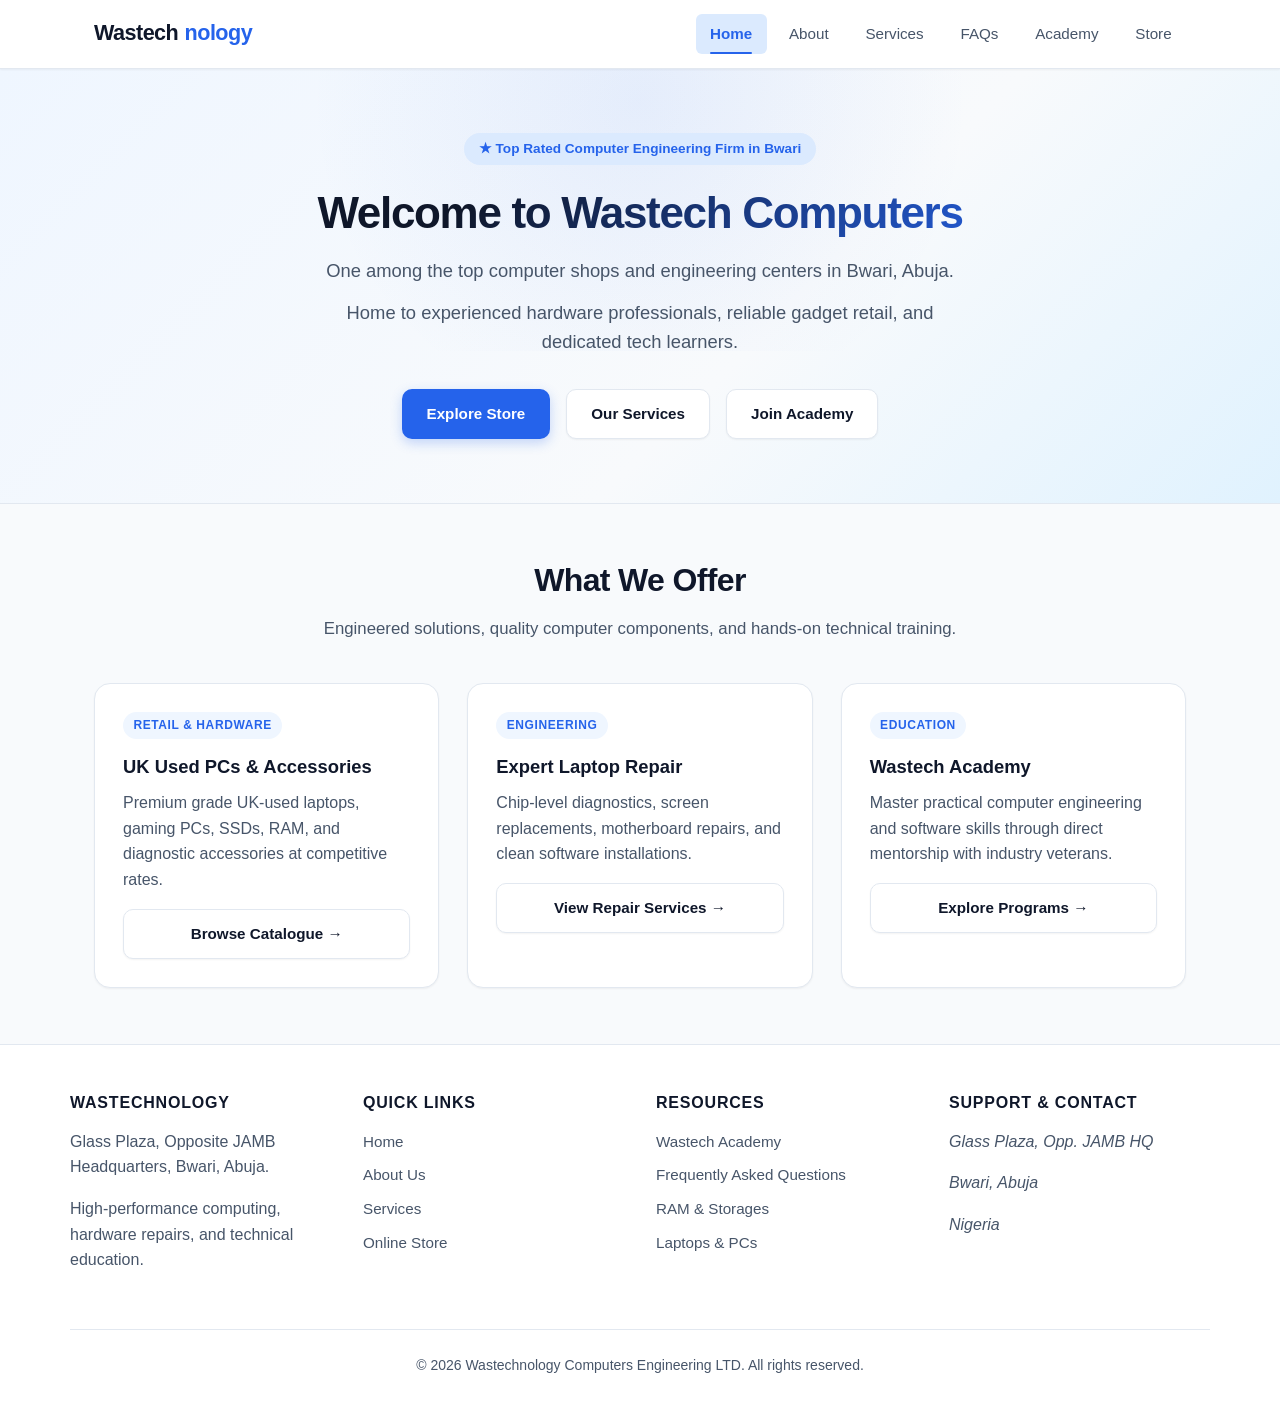
<file: index.html>
<!DOCTYPE html>
<html lang="en">

<head>
    <meta charset="UTF-8">
    <meta name="viewport" content="width=device-width, initial-scale=1.0">
    <meta name="description" content="Wastechnology Computers - Premier Computer Shop, Laptop Repair, UK Used PCs, and Tech Academy in Bwari, Abuja.">
    <title>Wastechnology Computers | Home</title>
    <link rel="stylesheet" href="style.css">
</head>

<body>
    <div class="page" itemscope itemtype="https://schema.org/LocalBusiness">
        <!-- Header & Semantic Navigation -->
        <header role="banner">
            <nav class="nav-links" role="navigation" aria-label="Main Navigation">
                <div class="brand-logo">
                    <a href="index.html" itemprop="url">
                        Wastech<span>nology</span>
                    </a>
                </div>
                <div class="nav-menu" role="menubar">
                    <a href="index.html" class="active" aria-current="page" role="menuitem">Home</a>
                    <a href="about.html" role="menuitem">About</a>
                    <a href="services.html" role="menuitem">Services</a>
                    <a href="faqs.html" role="menuitem">FAQs</a>
                    <a href="academy.html" role="menuitem">Academy</a>
                    <a href="store.html" role="menuitem">Store</a>
                </div>
            </nav>
        </header>

        <!-- Main Landmark Content -->
        <main role="main">
            <!-- Hero / Greeting Section -->
            <section class="greeting" role="region" aria-labelledby="hero-title">
                <div class="greeting-wrapper">
                    <span class="greeting-badge" itemprop="award">★ Top Rated Computer Engineering Firm in Bwari</span>
                    <div class="greeting-content">
                        <h1 id="hero-title" itemprop="name">Welcome to Wastech Computers</h1>
                        <p itemprop="description">One among the top computer shops and engineering centers in Bwari, Abuja.</p>
                        <p>Home to experienced hardware professionals, reliable gadget retail, and dedicated tech learners.</p>
                    </div>
                    <div class="greeting-actions">
                        <a href="store.html" class="btn btn-primary" role="button">Explore Store</a>
                        <a href="services.html" class="btn btn-outline" role="button">Our Services</a>
                        <a href="academy.html" class="btn btn-outline" role="button">Join Academy</a>
                    </div>
                </div>
            </section>

            <!-- Highlights / Key Offerings -->
            <section class="container" role="region" aria-labelledby="highlights-title">
                <div class="section-header">
                    <h2 id="highlights-title">What We Offer</h2>
                    <p>Engineered solutions, quality computer components, and hands-on technical training.</p>
                </div>

                <div class="grid-cards" role="list">
                    <article class="card" role="listitem">
                        <span class="card-tag">Retail & Hardware</span>
                        <h3>UK Used PCs & Accessories</h3>
                        <p>Premium grade UK-used laptops, gaming PCs, SSDs, RAM, and diagnostic accessories at competitive rates.</p>
                        <a href="store.html" class="btn btn-outline">Browse Catalogue →</a>
                    </article>

                    <article class="card" role="listitem">
                        <span class="card-tag">Engineering</span>
                        <h3>Expert Laptop Repair</h3>
                        <p>Chip-level diagnostics, screen replacements, motherboard repairs, and clean software installations.</p>
                        <a href="services.html" class="btn btn-outline">View Repair Services →</a>
                    </article>

                    <article class="card" role="listitem">
                        <span class="card-tag">Education</span>
                        <h3>Wastech Academy</h3>
                        <p>Master practical computer engineering and software skills through direct mentorship with industry veterans.</p>
                        <a href="academy.html" class="btn btn-outline">Explore Programs →</a>
                    </article>
                </div>
            </section>
        </main>

        <!-- Semantic Footer Landmark inside body -->
        <footer role="contentinfo">
            <div class="footer-container">
                <div class="footer-grid">
                    <div class="footer-col">
                        <h4>Wastechnology</h4>
                        <p>Glass Plaza, Opposite JAMB Headquarters, Bwari, Abuja.</p>
                        <p>High-performance computing, hardware repairs, and technical education.</p>
                    </div>

                    <div class="footer-col">
                        <h4>Quick Links</h4>
                        <ul>
                            <li><a href="index.html">Home</a></li>
                            <li><a href="about.html">About Us</a></li>
                            <li><a href="services.html">Services</a></li>
                            <li><a href="store.html">Online Store</a></li>
                        </ul>
                    </div>

                    <div class="footer-col">
                        <h4>Resources</h4>
                        <ul>
                            <li><a href="academy.html">Wastech Academy</a></li>
                            <li><a href="faqs.html">Frequently Asked Questions</a></li>
                            <li><a href="store.html#ram">RAM & Storages</a></li>
                            <li><a href="store.html#hp">Laptops & PCs</a></li>
                        </ul>
                    </div>

                    <div class="footer-col">
                        <h4>Support & Contact</h4>
                        <address itemscope itemtype="https://schema.org/PostalAddress">
                            <p><span itemprop="streetAddress">Glass Plaza, Opp. JAMB HQ</span></p>
                            <p><span itemprop="addressLocality">Bwari</span>, <span itemprop="addressRegion">Abuja</span></p>
                            <p>Nigeria</p>
                        </address>
                    </div>
                </div>

                <div class="footer-bottom">
                    <p>&copy; 2026 Wastechnology Computers Engineering LTD. All rights reserved.</p>
                </div>
            </div>
        </footer>
    </div>
</body>

</html>
</file>
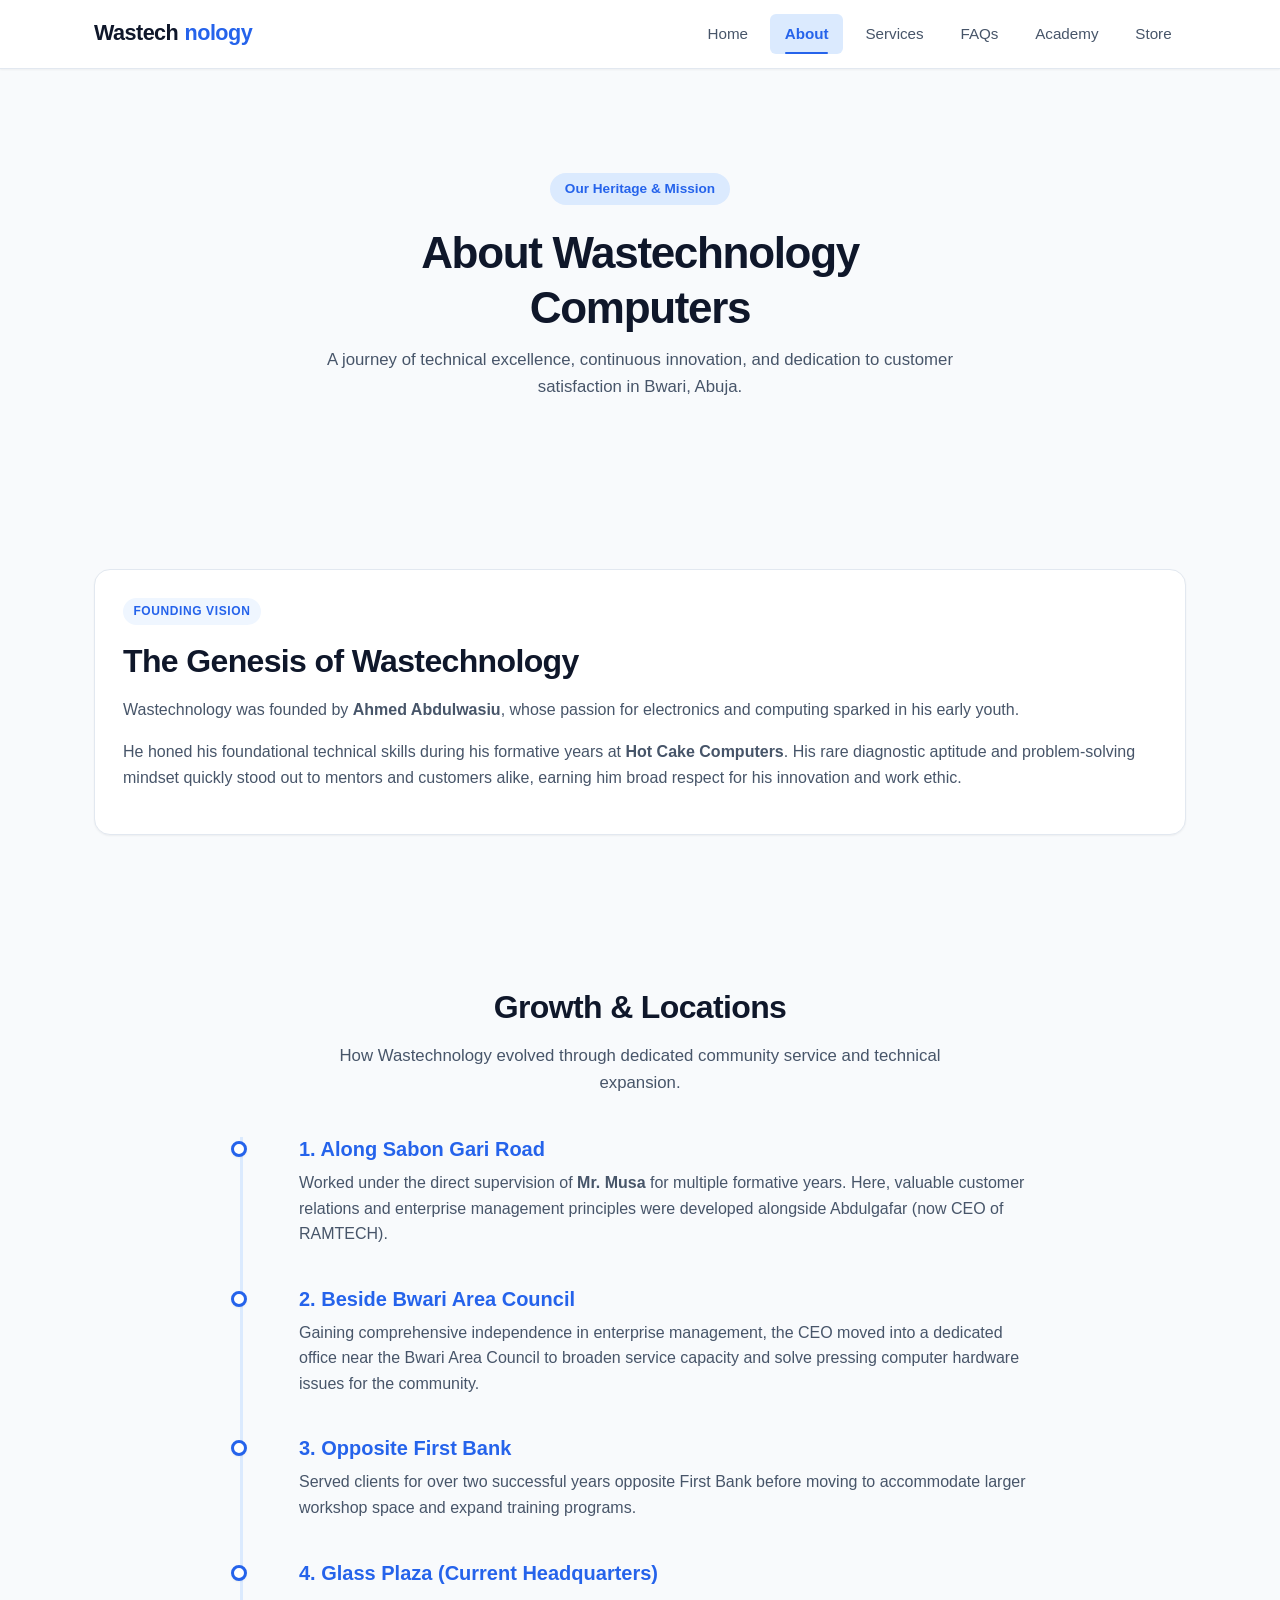
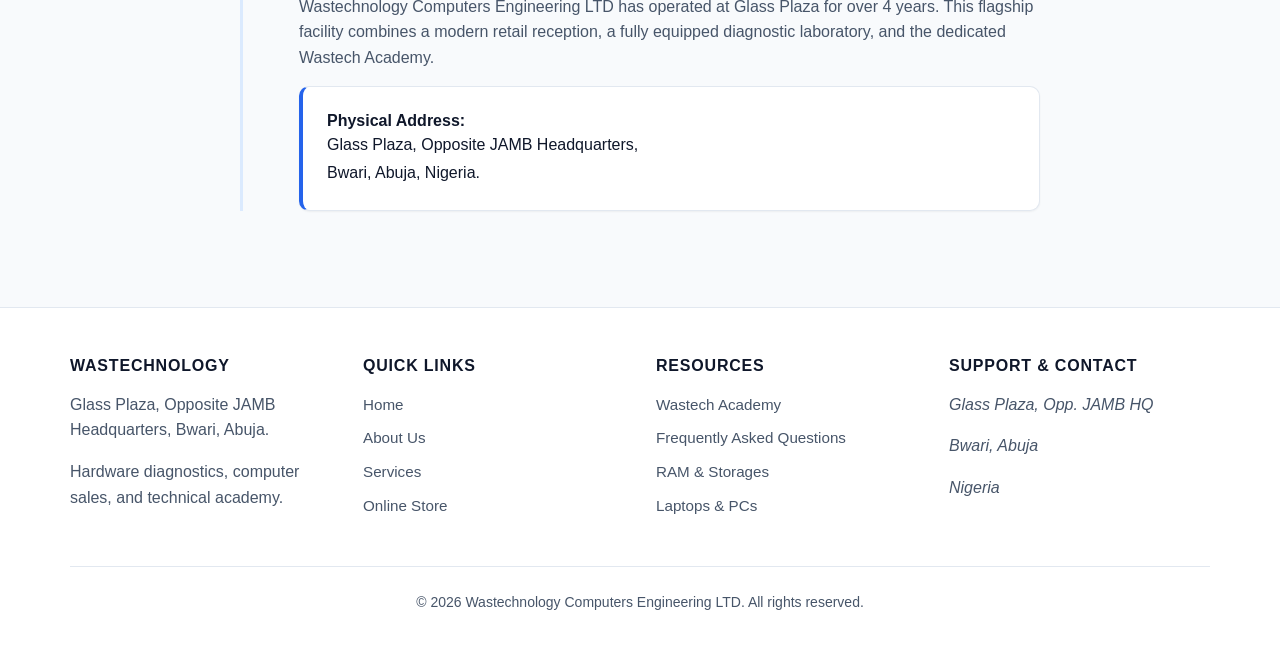
<file: about.html>
<!DOCTYPE html>
<html lang="en">

<head>
    <meta charset="UTF-8">
    <meta name="viewport" content="width=device-width, initial-scale=1.0">
    <meta name="description" content="About Wastechnology Computers - Journey, heritage, leadership and mission in Bwari, Abuja.">
    <title>About Wastechnology | Our History & Mission</title>
    <link rel="stylesheet" href="style.css">
</head>

<body>
    <div class="page about-page" itemscope itemtype="https://schema.org/LocalBusiness">
        <!-- Header & Semantic Navigation -->
        <header role="banner">
            <nav class="nav-links" role="navigation" aria-label="Main Navigation">
                <div class="brand-logo">
                    <a href="index.html" itemprop="url">
                        Wastech<span>nology</span>
                    </a>
                </div>
                <div class="nav-menu" role="menubar">
                    <a href="index.html" role="menuitem">Home</a>
                    <a href="about.html" class="active" aria-current="page" role="menuitem">About</a>
                    <a href="services.html" role="menuitem">Services</a>
                    <a href="faqs.html" role="menuitem">FAQs</a>
                    <a href="academy.html" role="menuitem">Academy</a>
                    <a href="store.html" role="menuitem">Store</a>
                </div>
            </nav>
        </header>

        <!-- Main Landmark Content -->
        <main role="main" class="container">
            <section class="section-header" style="margin-top: 3rem;">
                <span class="greeting-badge">Our Heritage & Mission</span>
                <h1 itemprop="name">About Wastechnology Computers</h1>
                <p itemprop="description">A journey of technical excellence, continuous innovation, and dedication to customer satisfaction in Bwari, Abuja.</p>
            </section>

            <!-- Founder Section with Person Microdata -->
            <section role="region" aria-labelledby="founder-heading">
                <div class="card" itemprop="founder" itemscope itemtype="https://schema.org/Person" style="margin-bottom: 2.5rem;">
                    <span class="card-tag">Founding Vision</span>
                    <h2 id="founder-heading">The Genesis of Wastechnology</h2>
                    <p>
                        Wastechnology was founded by <strong itemprop="name">Ahmed Abdulwasiu</strong>, whose passion for electronics and computing sparked in his early youth.
                    </p>
                    <p>
                        He honed his foundational technical skills during his formative years at <strong>Hot Cake Computers</strong>. His rare diagnostic aptitude and problem-solving mindset quickly stood out to mentors and customers alike, earning him broad respect for his innovation and work ethic.
                    </p>
                </div>
            </section>

            <!-- Timeline of Company Expansion -->
            <section role="region" aria-labelledby="timeline-heading">
                <div class="section-header">
                    <h2 id="timeline-heading">Growth & Locations</h2>
                    <p>How Wastechnology evolved through dedicated community service and technical expansion.</p>
                </div>

                <div class="timeline">
                    <article class="timeline-item">
                        <h3>1. Along Sabon Gari Road</h3>
                        <p>
                            Worked under the direct supervision of <strong title="JAMB staff">Mr. Musa</strong> for multiple formative years. Here, valuable customer relations and enterprise management principles were developed alongside Abdulgafar (now CEO of RAMTECH).
                        </p>
                    </article>

                    <article class="timeline-item">
                        <h3>2. Beside Bwari Area Council</h3>
                        <p>
                            Gaining comprehensive independence in enterprise management, the CEO moved into a dedicated office near the Bwari Area Council to broaden service capacity and solve pressing computer hardware issues for the community.
                        </p>
                    </article>

                    <article class="timeline-item">
                        <h3>3. Opposite First Bank</h3>
                        <p>
                            Served clients for over two successful years opposite First Bank before moving to accommodate larger workshop space and expand training programs.
                        </p>
                    </article>

                    <article class="timeline-item">
                        <h3 title="Current Location">4. Glass Plaza (Current Headquarters)</h3>
                        <p>
                            Wastechnology Computers Engineering LTD has operated at Glass Plaza for over 4 years. This flagship facility combines a modern retail reception, a fully equipped diagnostic laboratory, and the dedicated Wastech Academy.
                        </p>

                        <div class="address-box" itemprop="address" itemscope itemtype="https://schema.org/PostalAddress">
                            <h4>Physical Address:</h4>
                            <address>
                                <span itemprop="streetAddress">Glass Plaza, Opposite JAMB Headquarters</span>,<br>
                                <span itemprop="addressLocality">Bwari</span>,
                                <span itemprop="addressRegion">Abuja</span>,
                                <span itemprop="addressCountry">Nigeria</span>.
                            </address>
                        </div>
                    </article>
                </div>
            </section>
        </main>

        <!-- Semantic Footer Landmark -->
        <footer role="contentinfo">
            <div class="footer-container">
                <div class="footer-grid">
                    <div class="footer-col">
                        <h4>Wastechnology</h4>
                        <p>Glass Plaza, Opposite JAMB Headquarters, Bwari, Abuja.</p>
                        <p>Hardware diagnostics, computer sales, and technical academy.</p>
                    </div>

                    <div class="footer-col">
                        <h4>Quick Links</h4>
                        <ul>
                            <li><a href="index.html">Home</a></li>
                            <li><a href="about.html">About Us</a></li>
                            <li><a href="services.html">Services</a></li>
                            <li><a href="store.html">Online Store</a></li>
                        </ul>
                    </div>

                    <div class="footer-col">
                        <h4>Resources</h4>
                        <ul>
                            <li><a href="academy.html">Wastech Academy</a></li>
                            <li><a href="faqs.html">Frequently Asked Questions</a></li>
                            <li><a href="store.html#ram">RAM & Storages</a></li>
                            <li><a href="store.html#hp">Laptops & PCs</a></li>
                        </ul>
                    </div>

                    <div class="footer-col">
                        <h4>Support & Contact</h4>
                        <address itemscope itemtype="https://schema.org/PostalAddress">
                            <p><span itemprop="streetAddress">Glass Plaza, Opp. JAMB HQ</span></p>
                            <p><span itemprop="addressLocality">Bwari</span>, <span itemprop="addressRegion">Abuja</span></p>
                            <p>Nigeria</p>
                        </address>
                    </div>
                </div>

                <div class="footer-bottom">
                    <p>&copy; 2026 Wastechnology Computers Engineering LTD. All rights reserved.</p>
                </div>
            </div>
        </footer>
    </div>
</body>

</html>
</file>
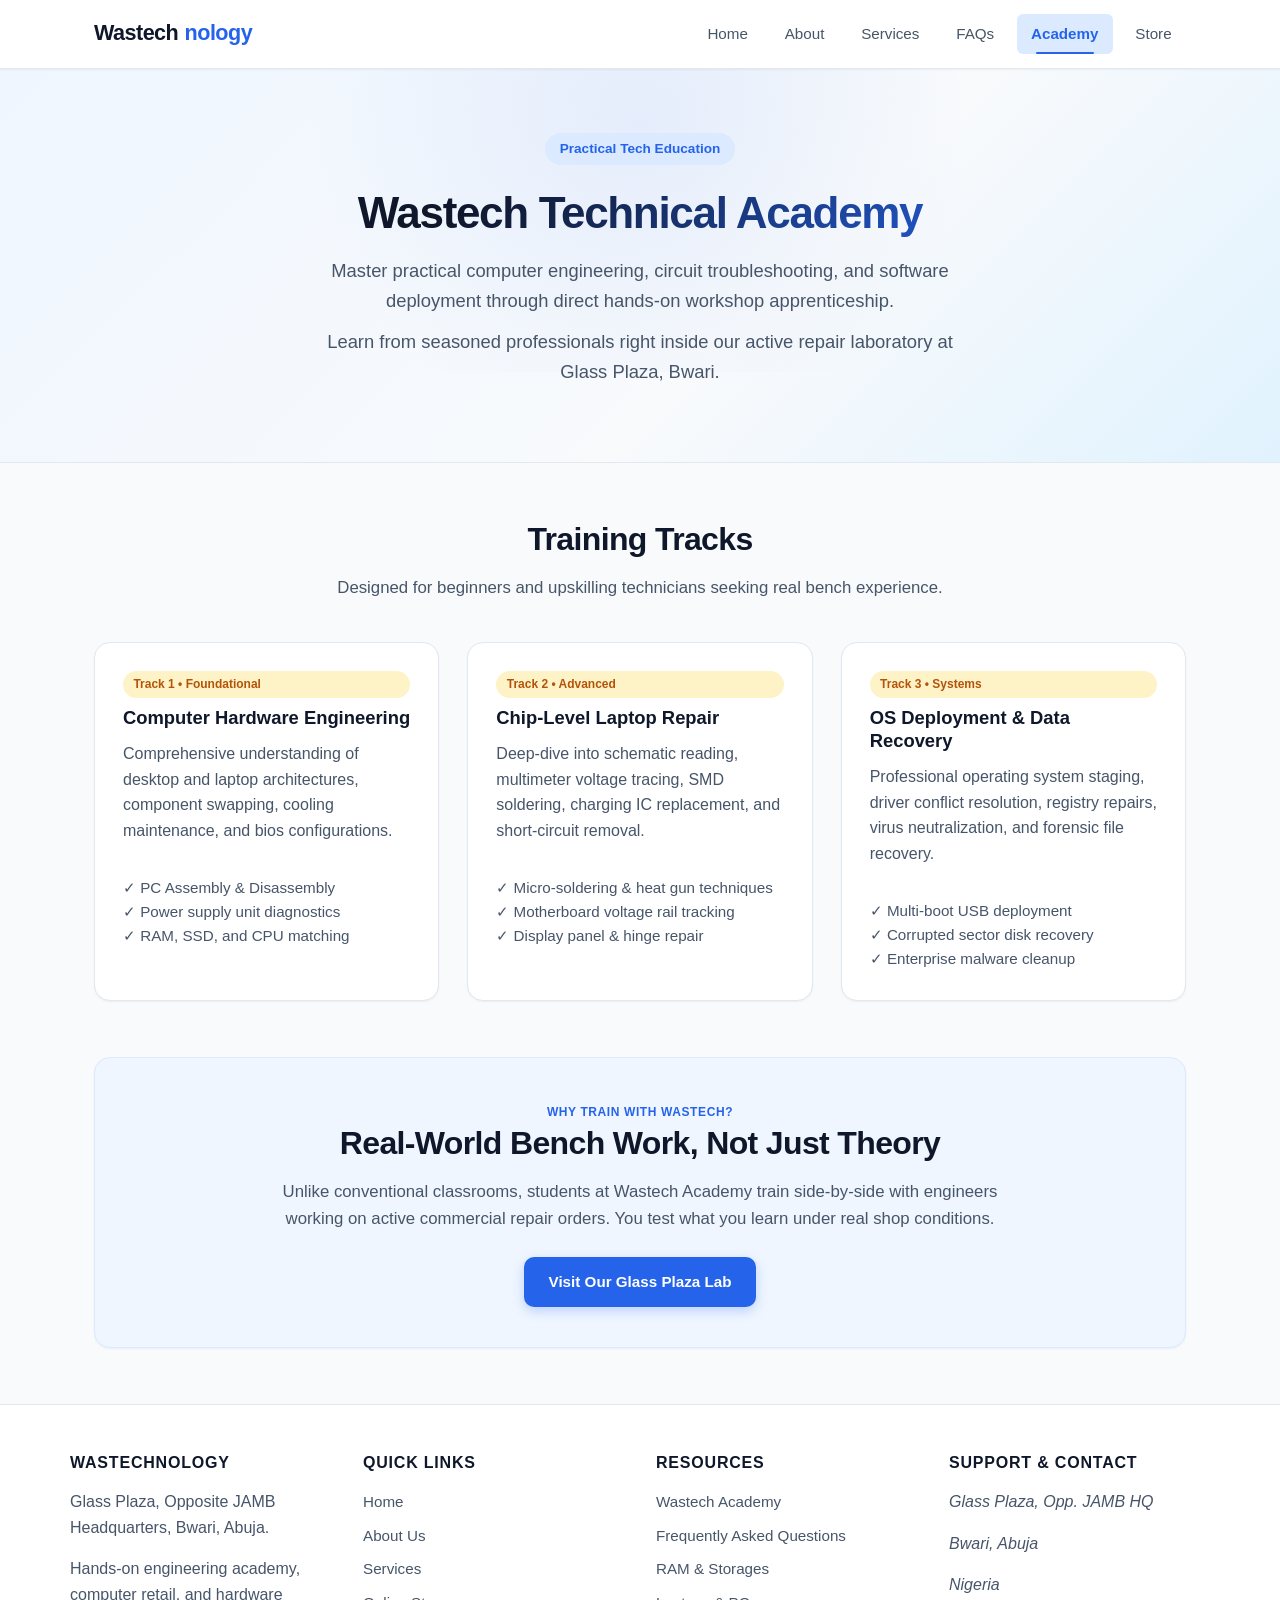
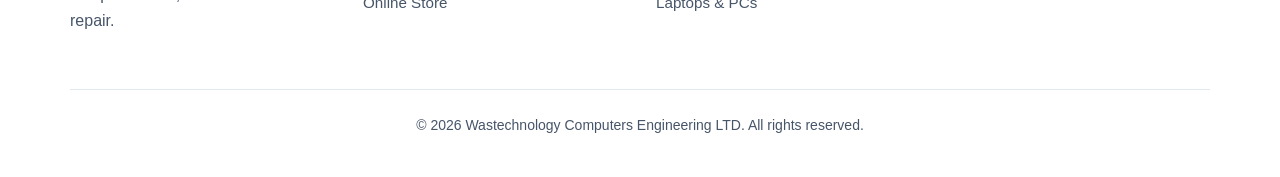
<file: academy.html>
<!DOCTYPE html>
<html lang="en">

<head>
    <meta charset="UTF-8">
    <meta name="viewport" content="width=device-width, initial-scale=1.0">
    <meta name="description" content="Wastech Academy - Hands-on computer hardware engineering, chip-level laptop repair, and IT training in Bwari, Abuja.">
    <title>Academy | Wastechnology Computers</title>
    <link rel="stylesheet" href="style.css">
</head>

<body>
    <div class="page" itemscope itemtype="https://schema.org/EducationalOrganization">
        <!-- Header & Semantic Navigation -->
        <header role="banner">
            <nav class="nav-links" role="navigation" aria-label="Main Navigation">
                <div class="brand-logo">
                    <a href="index.html" itemprop="url">
                        Wastech<span>nology</span>
                    </a>
                </div>
                <div class="nav-menu" role="menubar">
                    <a href="index.html" role="menuitem">Home</a>
                    <a href="about.html" role="menuitem">About</a>
                    <a href="services.html" role="menuitem">Services</a>
                    <a href="faqs.html" role="menuitem">FAQs</a>
                    <a href="academy.html" class="active" aria-current="page" role="menuitem">Academy</a>
                    <a href="store.html" role="menuitem">Store</a>
                </div>
            </nav>
        </header>

        <!-- Main Landmark Content -->
        <main role="main">
            <!-- Hero / Greeting -->
            <section class="greeting" role="region" aria-labelledby="academy-hero">
                <div class="greeting-wrapper">
                    <span class="greeting-badge">Practical Tech Education</span>
                    <div class="greeting-content">
                        <h1 id="academy-hero" itemprop="name">Wastech Technical Academy</h1>
                        <p itemprop="description">
                            Master practical computer engineering, circuit troubleshooting, and software deployment through direct hands-on workshop apprenticeship.
                        </p>
                        <p>Learn from seasoned professionals right inside our active repair laboratory at Glass Plaza, Bwari.</p>
                    </div>
                </div>
            </section>

            <!-- Programs & Courses Section -->
            <section class="container" role="region" aria-labelledby="programs-title">
                <div class="section-header">
                    <h2 id="programs-title">Training Tracks</h2>
                    <p>Designed for beginners and upskilling technicians seeking real bench experience.</p>
                </div>

                <div class="grid-cards" role="list">
                    <article class="card" role="listitem" itemscope itemtype="https://schema.org/Course">
                        <span class="academy-badge">Track 1 • Foundational</span>
                        <h3 itemprop="name">Computer Hardware Engineering</h3>
                        <p itemprop="description">
                            Comprehensive understanding of desktop and laptop architectures, component swapping, cooling maintenance, and bios configurations.
                        </p>
                        <ul style="list-style: none; padding: 0; margin-top: 1rem; color: var(--text-muted); font-size: 0.95rem;">
                            <li>✓ PC Assembly & Disassembly</li>
                            <li>✓ Power supply unit diagnostics</li>
                            <li>✓ RAM, SSD, and CPU matching</li>
                        </ul>
                    </article>

                    <article class="card" role="listitem" itemscope itemtype="https://schema.org/Course">
                        <span class="academy-badge">Track 2 • Advanced</span>
                        <h3 itemprop="name">Chip-Level Laptop Repair</h3>
                        <p itemprop="description">
                            Deep-dive into schematic reading, multimeter voltage tracing, SMD soldering, charging IC replacement, and short-circuit removal.
                        </p>
                        <ul style="list-style: none; padding: 0; margin-top: 1rem; color: var(--text-muted); font-size: 0.95rem;">
                            <li>✓ Micro-soldering & heat gun techniques</li>
                            <li>✓ Motherboard voltage rail tracking</li>
                            <li>✓ Display panel & hinge repair</li>
                        </ul>
                    </article>

                    <article class="card" role="listitem" itemscope itemtype="https://schema.org/Course">
                        <span class="academy-badge">Track 3 • Systems</span>
                        <h3 itemprop="name">OS Deployment & Data Recovery</h3>
                        <p itemprop="description">
                            Professional operating system staging, driver conflict resolution, registry repairs, virus neutralization, and forensic file recovery.
                        </p>
                        <ul style="list-style: none; padding: 0; margin-top: 1rem; color: var(--text-muted); font-size: 0.95rem;">
                            <li>✓ Multi-boot USB deployment</li>
                            <li>✓ Corrupted sector disk recovery</li>
                            <li>✓ Enterprise malware cleanup</li>
                        </ul>
                    </article>
                </div>
            </section>

            <!-- Learning Environment Highlights -->
            <section class="container" role="region" aria-labelledby="highlights-heading" style="padding-top: 0;">
                <div class="card" style="background: var(--bg-accent-soft); border-color: var(--primary-subtle); padding: 2.5rem;">
                    <div style="max-width: 750px; margin: 0 auto; text-align: center;">
                        <span class="card-tag">Why Train With Wastech?</span>
                        <h2 id="highlights-heading">Real-World Bench Work, Not Just Theory</h2>
                        <p style="font-size: 1.05rem;">
                            Unlike conventional classrooms, students at Wastech Academy train side-by-side with engineers working on active commercial repair orders. You test what you learn under real shop conditions.
                        </p>
                        <div style="margin-top: 1.5rem;">
                            <a href="about.html" class="btn btn-primary">Visit Our Glass Plaza Lab</a>
                        </div>
                    </div>
                </div>
            </section>
        </main>

        <!-- Semantic Footer Landmark -->
        <footer role="contentinfo">
            <div class="footer-container">
                <div class="footer-grid">
                    <div class="footer-col">
                        <h4>Wastechnology</h4>
                        <p>Glass Plaza, Opposite JAMB Headquarters, Bwari, Abuja.</p>
                        <p>Hands-on engineering academy, computer retail, and hardware repair.</p>
                    </div>

                    <div class="footer-col">
                        <h4>Quick Links</h4>
                        <ul>
                            <li><a href="index.html">Home</a></li>
                            <li><a href="about.html">About Us</a></li>
                            <li><a href="services.html">Services</a></li>
                            <li><a href="store.html">Online Store</a></li>
                        </ul>
                    </div>

                    <div class="footer-col">
                        <h4>Resources</h4>
                        <ul>
                            <li><a href="academy.html">Wastech Academy</a></li>
                            <li><a href="faqs.html">Frequently Asked Questions</a></li>
                            <li><a href="store.html#ram">RAM & Storages</a></li>
                            <li><a href="store.html#hp">Laptops & PCs</a></li>
                        </ul>
                    </div>

                    <div class="footer-col">
                        <h4>Support & Contact</h4>
                        <address itemscope itemtype="https://schema.org/PostalAddress">
                            <p><span itemprop="streetAddress">Glass Plaza, Opp. JAMB HQ</span></p>
                            <p><span itemprop="addressLocality">Bwari</span>, <span itemprop="addressRegion">Abuja</span></p>
                            <p>Nigeria</p>
                        </address>
                    </div>
                </div>

                <div class="footer-bottom">
                    <p>&copy; 2026 Wastechnology Computers Engineering LTD. All rights reserved.</p>
                </div>
            </div>
        </footer>
    </div>
</body>

</html>
</file>
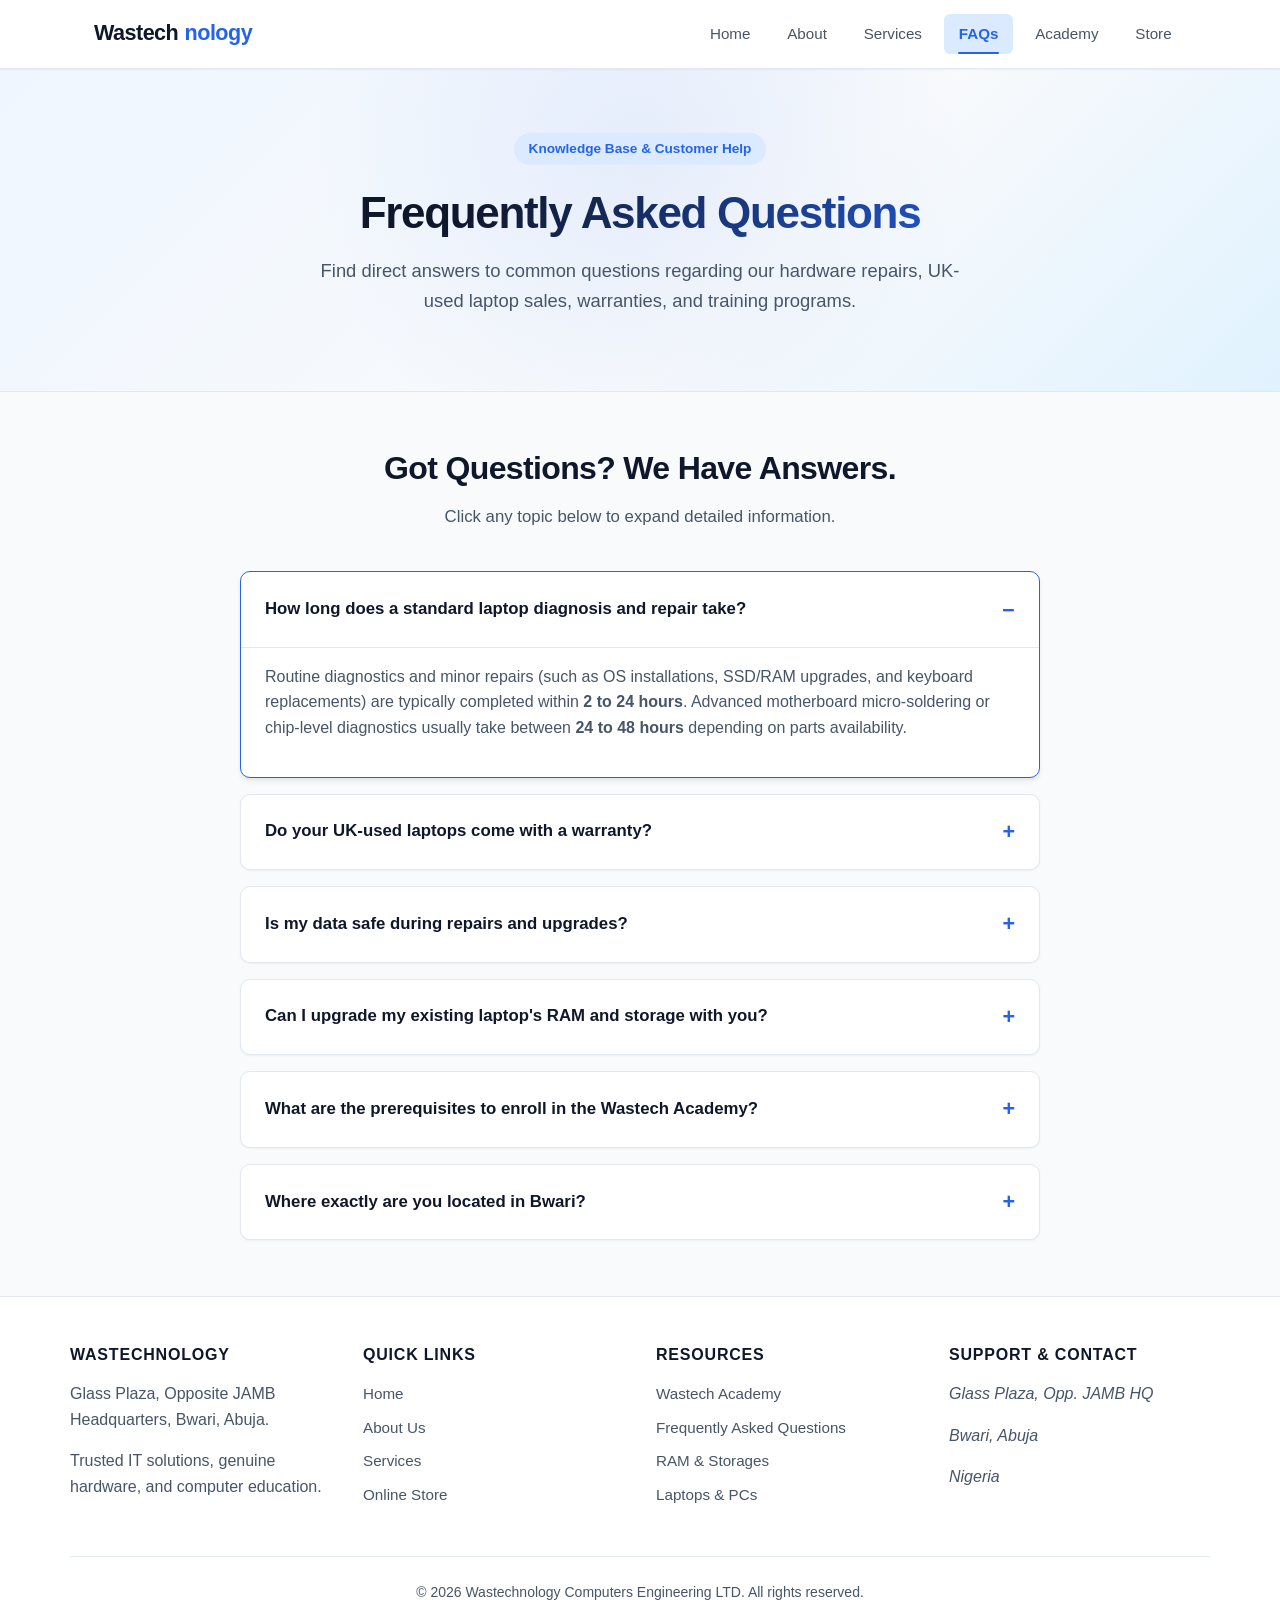
<file: faqs.html>
<!DOCTYPE html>
<html lang="en">

<head>
    <meta charset="UTF-8">
    <meta name="viewport" content="width=device-width, initial-scale=1.0">
    <meta name="description" content="Frequently Asked Questions about computer repair, warranties, PC sales, and academy training at Wastechnology Computers.">
    <title>FAQs | Wastechnology Computers</title>
    <link rel="stylesheet" href="style.css">
</head>

<body>
    <div class="page" itemscope itemtype="https://schema.org/FAQPage">
        <!-- Header & Semantic Navigation -->
        <header role="banner">
            <nav class="nav-links" role="navigation" aria-label="Main Navigation">
                <div class="brand-logo">
                    <a href="index.html" itemprop="url">
                        Wastech<span>nology</span>
                    </a>
                </div>
                <div class="nav-menu" role="menubar">
                    <a href="index.html" role="menuitem">Home</a>
                    <a href="about.html" role="menuitem">About</a>
                    <a href="services.html" role="menuitem">Services</a>
                    <a href="faqs.html" class="active" aria-current="page" role="menuitem">FAQs</a>
                    <a href="academy.html" role="menuitem">Academy</a>
                    <a href="store.html" role="menuitem">Store</a>
                </div>
            </nav>
        </header>

        <!-- Main Landmark Content -->
        <main role="main">
            <!-- Hero Section -->
            <section class="greeting" role="region" aria-labelledby="faqs-hero">
                <div class="greeting-wrapper">
                    <span class="greeting-badge">Knowledge Base & Customer Help</span>
                    <div class="greeting-content">
                        <h1 id="faqs-hero">Frequently Asked Questions</h1>
                        <p>Find direct answers to common questions regarding our hardware repairs, UK-used laptop sales, warranties, and training programs.</p>
                    </div>
                </div>
            </section>

            <!-- FAQ Accordion List with Pure HTML/CSS & Schema Microdata -->
            <section class="container" role="region" aria-labelledby="faq-items-title">
                <div class="section-header">
                    <h2 id="faq-items-title">Got Questions? We Have Answers.</h2>
                    <p>Click any topic below to expand detailed information.</p>
                </div>

                <div class="faq-list" role="list">
                    <!-- FAQ 1 -->
                    <details class="faq-item" role="listitem" itemscope itemprop="mainEntity" itemtype="https://schema.org/Question" open>
                        <summary itemprop="name">How long does a standard laptop diagnosis and repair take?</summary>
                        <div class="faq-answer" itemscope itemprop="acceptedAnswer" itemtype="https://schema.org/Answer">
                            <p itemprop="text">
                                Routine diagnostics and minor repairs (such as OS installations, SSD/RAM upgrades, and keyboard replacements) are typically completed within <strong>2 to 24 hours</strong>. Advanced motherboard micro-soldering or chip-level diagnostics usually take between <strong>24 to 48 hours</strong> depending on parts availability.
                            </p>
                        </div>
                    </details>

                    <!-- FAQ 2 -->
                    <details class="faq-item" role="listitem" itemscope itemprop="mainEntity" itemtype="https://schema.org/Question">
                        <summary itemprop="name">Do your UK-used laptops come with a warranty?</summary>
                        <div class="faq-answer" itemscope itemprop="acceptedAnswer" itemtype="https://schema.org/Answer">
                            <p itemprop="text">
                                Yes. All UK-used computers sold at Wastechnology are stress-tested and certified. Each system includes our <strong>standard testing warranty</strong> covering hardware integrity, screen functionality, and battery health.
                            </p>
                        </div>
                    </details>

                    <!-- FAQ 3 -->
                    <details class="faq-item" role="listitem" itemscope itemprop="mainEntity" itemtype="https://schema.org/Question">
                        <summary itemprop="name">Is my data safe during repairs and upgrades?</summary>
                        <div class="faq-answer" itemscope itemprop="acceptedAnswer" itemtype="https://schema.org/Answer">
                            <p itemprop="text">
                                We maintain strict privacy and data confidentiality protocols. For storage upgrades or OS re-installations, we offer comprehensive <strong>data backup and transfer services</strong> to ensure your files and settings remain secure.
                            </p>
                        </div>
                    </details>

                    <!-- FAQ 4 -->
                    <details class="faq-item" role="listitem" itemscope itemprop="mainEntity" itemtype="https://schema.org/Question">
                        <summary itemprop="name">Can I upgrade my existing laptop's RAM and storage with you?</summary>
                        <div class="faq-answer" itemscope itemprop="acceptedAnswer" itemtype="https://schema.org/Answer">
                            <p itemprop="text">
                                Absolutely! Bring your computer to our Glass Plaza workshop for a free compatibility assessment. We stock high-speed DDR3, DDR4, and DDR5 RAM, as well as SATA and NVMe M.2 SSDs.
                            </p>
                        </div>
                    </details>

                    <!-- FAQ 5 -->
                    <details class="faq-item" role="listitem" itemscope itemprop="mainEntity" itemtype="https://schema.org/Question">
                        <summary itemprop="name">What are the prerequisites to enroll in the Wastech Academy?</summary>
                        <div class="faq-answer" itemscope itemprop="acceptedAnswer" itemtype="https://schema.org/Answer">
                            <p itemprop="text">
                                No prior technical background is required for beginner courses. Our instructors guide you from basic electronics and computer architecture all the way up to advanced troubleshooting, circuit diagnosis, and OS deployment.
                            </p>
                        </div>
                    </details>

                    <!-- FAQ 6 -->
                    <details class="faq-item" role="listitem" itemscope itemprop="mainEntity" itemtype="https://schema.org/Question">
                        <summary itemprop="name">Where exactly are you located in Bwari?</summary>
                        <div class="faq-answer" itemscope itemprop="acceptedAnswer" itemtype="https://schema.org/Answer">
                            <p itemprop="text">
                                We are located at <strong>Glass Plaza, directly Opposite the JAMB Headquarters</strong> in Bwari, Abuja. We are open Mondays through Saturdays.
                            </p>
                        </div>
                    </details>
                </div>
            </section>
        </main>

        <!-- Semantic Footer Landmark -->
        <footer role="contentinfo">
            <div class="footer-container">
                <div class="footer-grid">
                    <div class="footer-col">
                        <h4>Wastechnology</h4>
                        <p>Glass Plaza, Opposite JAMB Headquarters, Bwari, Abuja.</p>
                        <p>Trusted IT solutions, genuine hardware, and computer education.</p>
                    </div>

                    <div class="footer-col">
                        <h4>Quick Links</h4>
                        <ul>
                            <li><a href="index.html">Home</a></li>
                            <li><a href="about.html">About Us</a></li>
                            <li><a href="services.html">Services</a></li>
                            <li><a href="store.html">Online Store</a></li>
                        </ul>
                    </div>

                    <div class="footer-col">
                        <h4>Resources</h4>
                        <ul>
                            <li><a href="academy.html">Wastech Academy</a></li>
                            <li><a href="faqs.html">Frequently Asked Questions</a></li>
                            <li><a href="store.html#ram">RAM & Storages</a></li>
                            <li><a href="store.html#hp">Laptops & PCs</a></li>
                        </ul>
                    </div>

                    <div class="footer-col">
                        <h4>Support & Contact</h4>
                        <address itemscope itemtype="https://schema.org/PostalAddress">
                            <p><span itemprop="streetAddress">Glass Plaza, Opp. JAMB HQ</span></p>
                            <p><span itemprop="addressLocality">Bwari</span>, <span itemprop="addressRegion">Abuja</span></p>
                            <p>Nigeria</p>
                        </address>
                    </div>
                </div>

                <div class="footer-bottom">
                    <p>&copy; 2026 Wastechnology Computers Engineering LTD. All rights reserved.</p>
                </div>
            </div>
        </footer>
    </div>
</body>

</html>
</file>
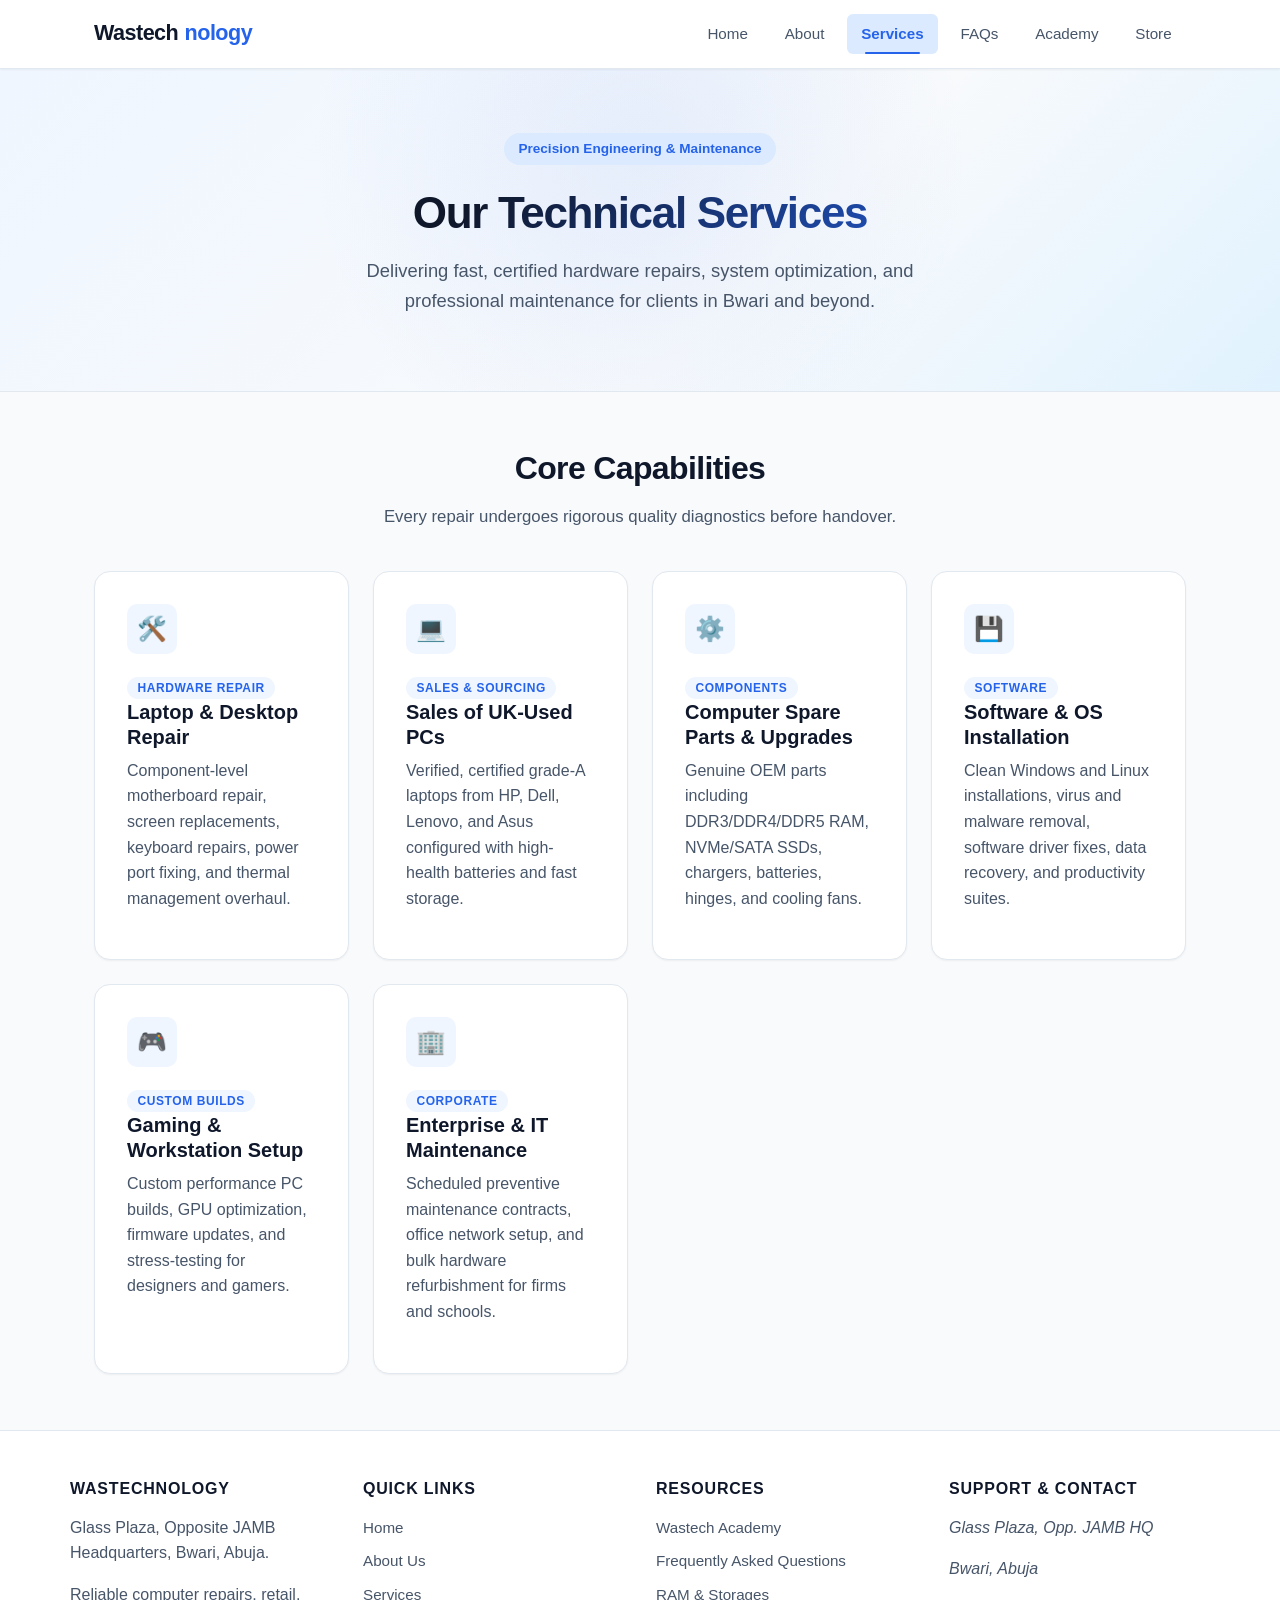
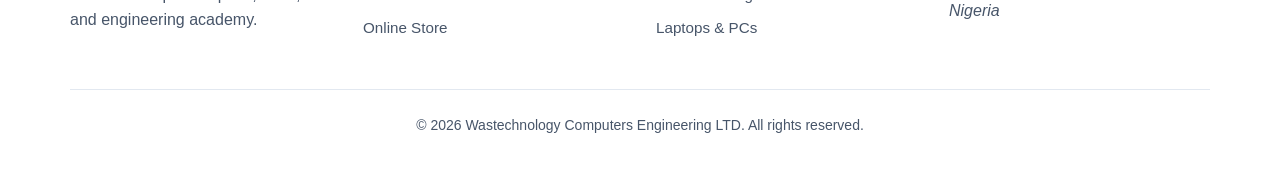
<file: services.html>
<!DOCTYPE html>
<html lang="en">

<head>
    <meta charset="UTF-8">
    <meta name="viewport" content="width=device-width, initial-scale=1.0">
    <meta name="description" content="Professional computer and laptop repair services, OS installations, and hardware upgrades at Wastechnology Computers.">
    <title>Services | Wastechnology Computers</title>
    <link rel="stylesheet" href="style.css">
</head>

<body>
    <div class="page" itemscope itemtype="https://schema.org/LocalBusiness">
        <!-- Header & Semantic Navigation -->
        <header role="banner">
            <nav class="nav-links" role="navigation" aria-label="Main Navigation">
                <div class="brand-logo">
                    <a href="index.html" itemprop="url">
                        Wastech<span>nology</span>
                    </a>
                </div>
                <div class="nav-menu" role="menubar">
                    <a href="index.html" role="menuitem">Home</a>
                    <a href="about.html" role="menuitem">About</a>
                    <a href="services.html" class="active" aria-current="page" role="menuitem">Services</a>
                    <a href="faqs.html" role="menuitem">FAQs</a>
                    <a href="academy.html" role="menuitem">Academy</a>
                    <a href="store.html" role="menuitem">Store</a>
                </div>
            </nav>
        </header>

        <!-- Main Landmark Content -->
        <main role="main">
            <!-- Hero / Greeting -->
            <section class="greeting" role="region" aria-labelledby="services-hero">
                <div class="greeting-wrapper">
                    <span class="greeting-badge">Precision Engineering & Maintenance</span>
                    <div class="greeting-content">
                        <h1 id="services-hero">Our Technical Services</h1>
                        <p>Delivering fast, certified hardware repairs, system optimization, and professional maintenance for clients in Bwari and beyond.</p>
                    </div>
                </div>
            </section>

            <!-- Services Grid with Microdata -->
            <section class="container" role="region" aria-labelledby="services-list-title">
                <div class="section-header">
                    <h2 id="services-list-title">Core Capabilities</h2>
                    <p>Every repair undergoes rigorous quality diagnostics before handover.</p>
                </div>

                <div class="service-list" role="list">
                    <article class="service-item" role="listitem" itemscope itemtype="https://schema.org/Service">
                        <div class="service-icon" aria-hidden="true">🛠️</div>
                        <span class="card-tag">Hardware Repair</span>
                        <h3 itemprop="name">Laptop & Desktop Repair</h3>
                        <p itemprop="description">
                            Component-level motherboard repair, screen replacements, keyboard repairs, power port fixing, and thermal management overhaul.
                        </p>
                    </article>

                    <article class="service-item" role="listitem" itemscope itemtype="https://schema.org/Service">
                        <div class="service-icon" aria-hidden="true">💻</div>
                        <span class="card-tag">Sales & Sourcing</span>
                        <h3 itemprop="name">Sales of UK-Used PCs</h3>
                        <p itemprop="description">
                            Verified, certified grade-A laptops from HP, Dell, Lenovo, and Asus configured with high-health batteries and fast storage.
                        </p>
                    </article>

                    <article class="service-item" role="listitem" itemscope itemtype="https://schema.org/Service">
                        <div class="service-icon" aria-hidden="true">⚙️</div>
                        <span class="card-tag">Components</span>
                        <h3 itemprop="name">Computer Spare Parts & Upgrades</h3>
                        <p itemprop="description">
                            Genuine OEM parts including DDR3/DDR4/DDR5 RAM, NVMe/SATA SSDs, chargers, batteries, hinges, and cooling fans.
                        </p>
                    </article>

                    <article class="service-item" role="listitem" itemscope itemtype="https://schema.org/Service">
                        <div class="service-icon" aria-hidden="true">💾</div>
                        <span class="card-tag">Software</span>
                        <h3 itemprop="name">Software & OS Installation</h3>
                        <p itemprop="description">
                            Clean Windows and Linux installations, virus and malware removal, software driver fixes, data recovery, and productivity suites.
                        </p>
                    </article>

                    <article class="service-item" role="listitem" itemscope itemtype="https://schema.org/Service">
                        <div class="service-icon" aria-hidden="true">🎮</div>
                        <span class="card-tag">Custom Builds</span>
                        <h3 itemprop="name">Gaming & Workstation Setup</h3>
                        <p itemprop="description">
                            Custom performance PC builds, GPU optimization, firmware updates, and stress-testing for designers and gamers.
                        </p>
                    </article>

                    <article class="service-item" role="listitem" itemscope itemtype="https://schema.org/Service">
                        <div class="service-icon" aria-hidden="true">🏢</div>
                        <span class="card-tag">Corporate</span>
                        <h3 itemprop="name">Enterprise & IT Maintenance</h3>
                        <p itemprop="description">
                            Scheduled preventive maintenance contracts, office network setup, and bulk hardware refurbishment for firms and schools.
                        </p>
                    </article>
                </div>
            </section>
        </main>

        <!-- Semantic Footer Landmark -->
        <footer role="contentinfo">
            <div class="footer-container">
                <div class="footer-grid">
                    <div class="footer-col">
                        <h4>Wastechnology</h4>
                        <p>Glass Plaza, Opposite JAMB Headquarters, Bwari, Abuja.</p>
                        <p>Reliable computer repairs, retail, and engineering academy.</p>
                    </div>

                    <div class="footer-col">
                        <h4>Quick Links</h4>
                        <ul>
                            <li><a href="index.html">Home</a></li>
                            <li><a href="about.html">About Us</a></li>
                            <li><a href="services.html">Services</a></li>
                            <li><a href="store.html">Online Store</a></li>
                        </ul>
                    </div>

                    <div class="footer-col">
                        <h4>Resources</h4>
                        <ul>
                            <li><a href="academy.html">Wastech Academy</a></li>
                            <li><a href="faqs.html">Frequently Asked Questions</a></li>
                            <li><a href="store.html#ram">RAM & Storages</a></li>
                            <li><a href="store.html#hp">Laptops & PCs</a></li>
                        </ul>
                    </div>

                    <div class="footer-col">
                        <h4>Support & Contact</h4>
                        <address itemscope itemtype="https://schema.org/PostalAddress">
                            <p><span itemprop="streetAddress">Glass Plaza, Opp. JAMB HQ</span></p>
                            <p><span itemprop="addressLocality">Bwari</span>, <span itemprop="addressRegion">Abuja</span></p>
                            <p>Nigeria</p>
                        </address>
                    </div>
                </div>

                <div class="footer-bottom">
                    <p>&copy; 2026 Wastechnology Computers Engineering LTD. All rights reserved.</p>
                </div>
            </div>
        </footer>
    </div>
</body>

</html>
</file>
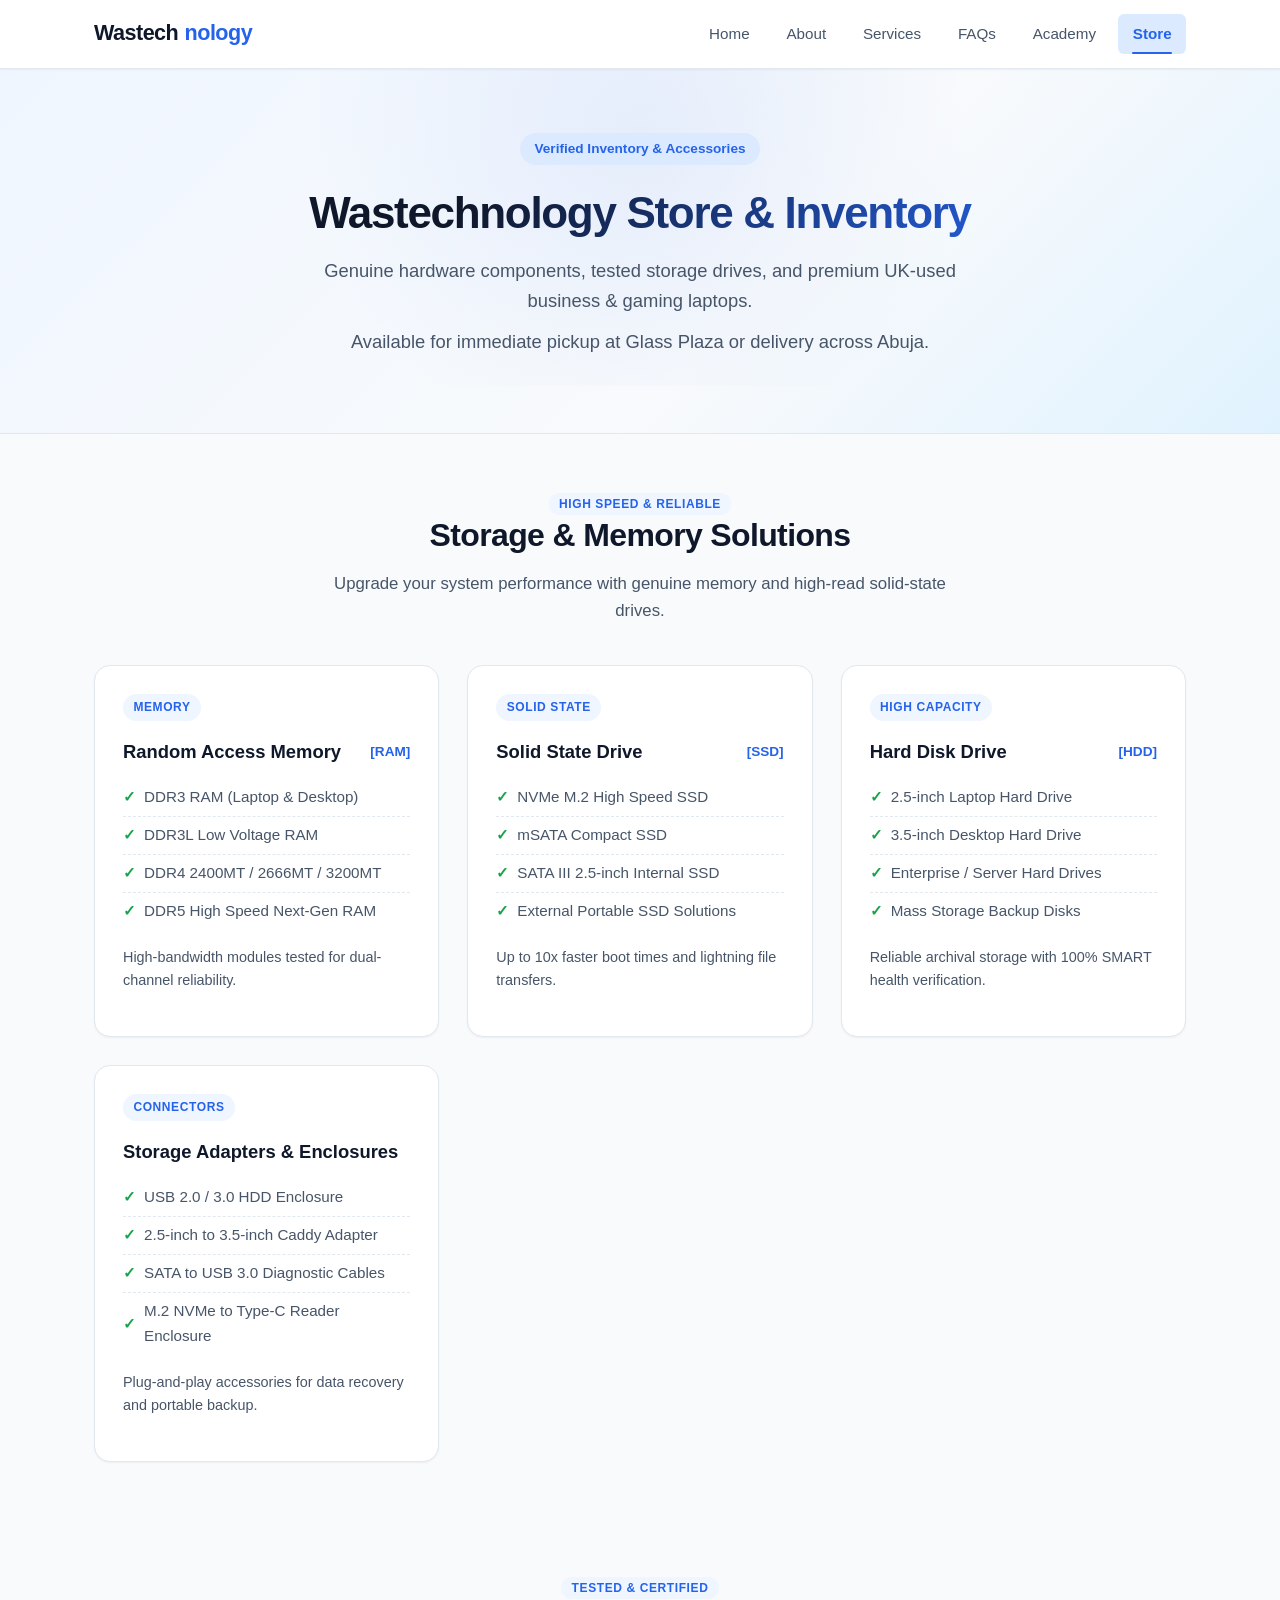
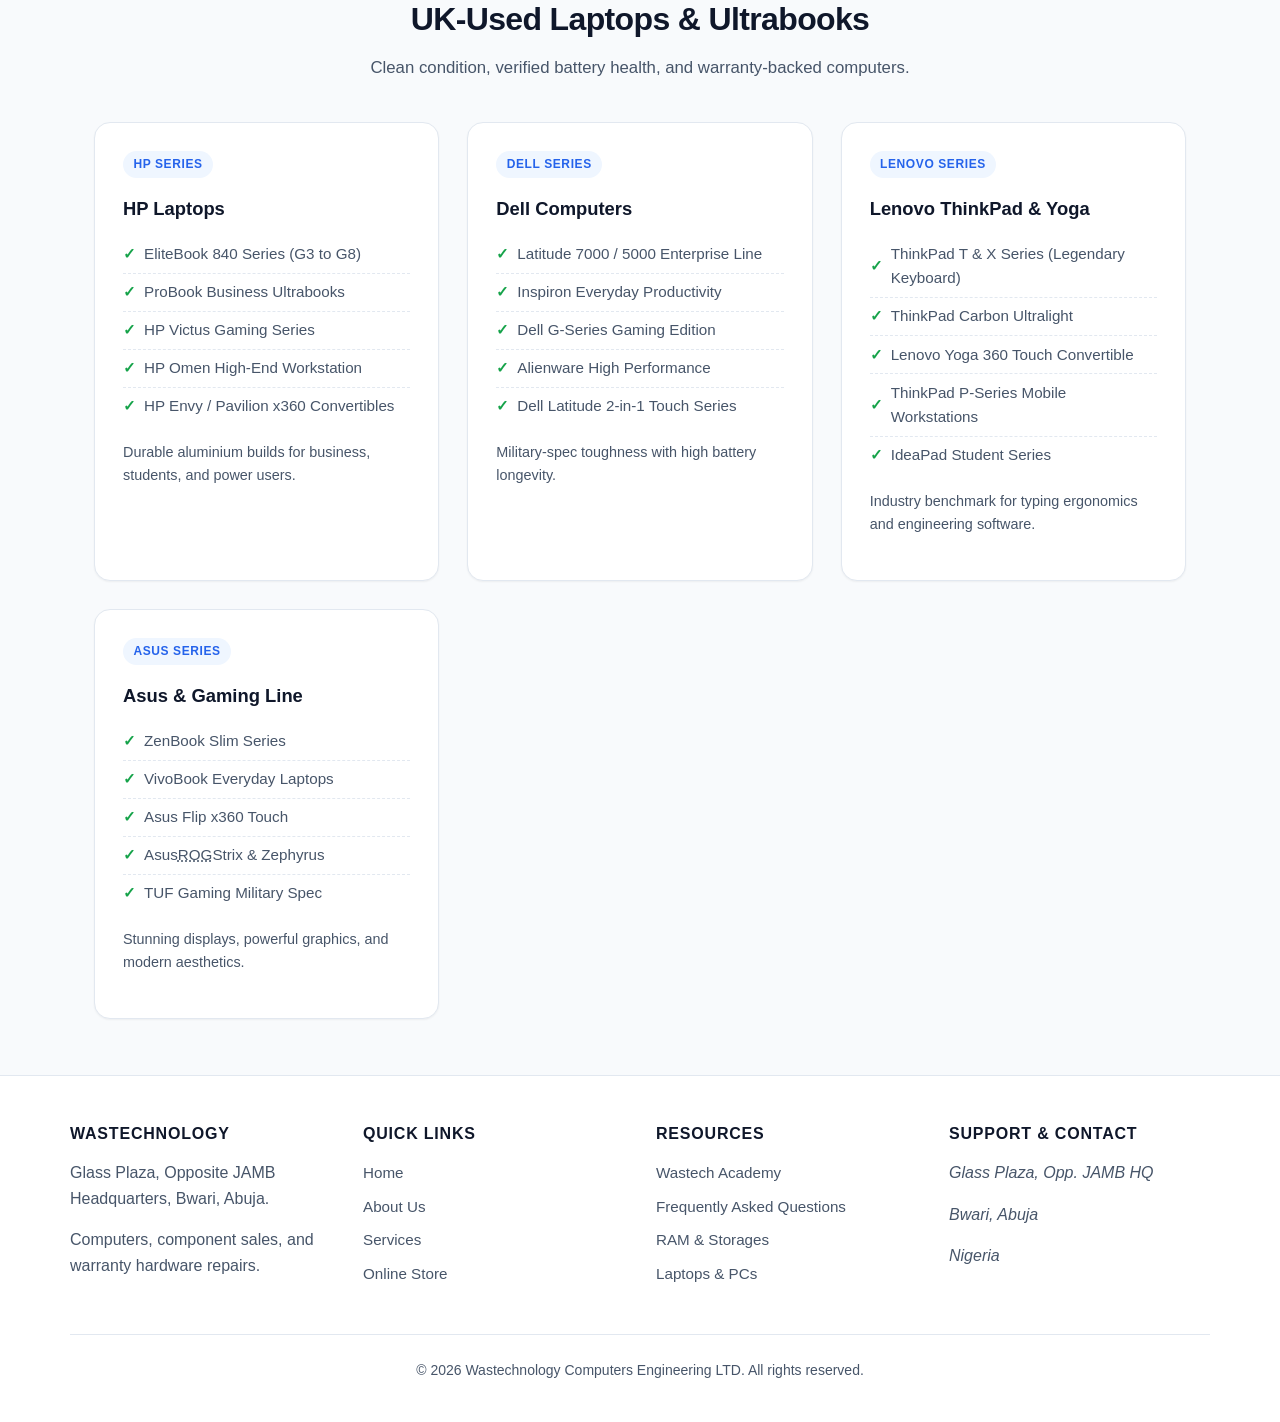
<file: store.html>
<!DOCTYPE html>
<html lang="en">

<head>
    <meta charset="UTF-8">
    <meta name="viewport" content="width=device-width, initial-scale=1.0">
    <meta name="description" content="Wastechnology e-commerce - RAM, SSD, HDD, and UK-Used Laptops in Bwari, Abuja.">
    <title>Store | Wastechnology e-Commerce</title>
    <link rel="stylesheet" href="style.css">
</head>

<body>
    <div class="page" itemscope itemtype="https://schema.org/LocalBusiness">
        <!-- Header & Semantic Navigation -->
        <header role="banner">
            <nav class="nav-links" role="navigation" aria-label="Main Navigation">
                <div class="brand-logo">
                    <a href="index.html" itemprop="url">
                        Wastech<span>nology</span>
                    </a>
                </div>
                <div class="nav-menu" role="menubar">
                    <a href="index.html" role="menuitem">Home</a>
                    <a href="about.html" role="menuitem">About</a>
                    <a href="services.html" role="menuitem">Services</a>
                    <a href="faqs.html" role="menuitem">FAQs</a>
                    <a href="academy.html" role="menuitem">Academy</a>
                    <a href="store.html" class="active" aria-current="page" role="menuitem">Store</a>
                </div>
            </nav>
        </header>

        <!-- Main Landmark Content -->
        <main role="main">
            <!-- Greeting / Store Banner -->
            <section class="greeting" role="region" aria-labelledby="store-hero">
                <div class="greeting-wrapper">
                    <span class="greeting-badge">Verified Inventory & Accessories</span>
                    <div class="greeting-content">
                        <h1 id="store-hero">Wastechnology Store & Inventory</h1>
                        <p>Genuine hardware components, tested storage drives, and premium UK-used business & gaming laptops.</p>
                        <p>Available for immediate pickup at Glass Plaza or delivery across Abuja.</p>
                    </div>
                </div>
            </section>

            <!-- Storage Inventory Section -->
            <section class="container" role="region" aria-labelledby="storage-title">
                <div class="section-header">
                    <span class="card-tag">High Speed & Reliable</span>
                    <h2 id="storage-title">Storage & Memory Solutions</h2>
                    <p>Upgrade your system performance with genuine memory and high-read solid-state drives.</p>
                </div>

                <div class="store-items" role="list">
                    <article class="card" id="ram" role="listitem" itemscope itemtype="https://schema.org/Product">
                        <span class="card-tag">Memory</span>
                        <dl>
                            <dt itemprop="name">Random Access Memory <span>[RAM]</span></dt>
                            <dd>DDR3 RAM (Laptop & Desktop)</dd>
                            <dd>DDR3L Low Voltage RAM</dd>
                            <dd>DDR4 2400MT / 2666MT / 3200MT</dd>
                            <dd>DDR5 High Speed Next-Gen RAM</dd>
                        </dl>
                        <p itemprop="description" style="margin-top: 1rem; font-size: 0.9rem;">High-bandwidth modules tested for dual-channel reliability.</p>
                    </article>

                    <article class="card" id="ssd" role="listitem" itemscope itemtype="https://schema.org/Product">
                        <span class="card-tag">Solid State</span>
                        <dl>
                            <dt itemprop="name">Solid State Drive <span>[SSD]</span></dt>
                            <dd>NVMe M.2 High Speed SSD</dd>
                            <dd>mSATA Compact SSD</dd>
                            <dd>SATA III 2.5-inch Internal SSD</dd>
                            <dd>External Portable SSD Solutions</dd>
                        </dl>
                        <p itemprop="description" style="margin-top: 1rem; font-size: 0.9rem;">Up to 10x faster boot times and lightning file transfers.</p>
                    </article>

                    <article class="card" id="hdd" role="listitem" itemscope itemtype="https://schema.org/Product">
                        <span class="card-tag">High Capacity</span>
                        <dl>
                            <dt itemprop="name">Hard Disk Drive <span>[HDD]</span></dt>
                            <dd>2.5-inch Laptop Hard Drive</dd>
                            <dd>3.5-inch Desktop Hard Drive</dd>
                            <dd>Enterprise / Server Hard Drives</dd>
                            <dd>Mass Storage Backup Disks</dd>
                        </dl>
                        <p itemprop="description" style="margin-top: 1rem; font-size: 0.9rem;">Reliable archival storage with 100% SMART health verification.</p>
                    </article>

                    <article class="card" id="storage-reader" role="listitem" itemscope itemtype="https://schema.org/Product">
                        <span class="card-tag">Connectors</span>
                        <dl>
                            <dt itemprop="name">Storage Adapters & Enclosures</dt>
                            <dd>USB 2.0 / 3.0 HDD Enclosure</dd>
                            <dd>2.5-inch to 3.5-inch Caddy Adapter</dd>
                            <dd>SATA to USB 3.0 Diagnostic Cables</dd>
                            <dd>M.2 NVMe to Type-C Reader Enclosure</dd>
                        </dl>
                        <p itemprop="description" style="margin-top: 1rem; font-size: 0.9rem;">Plug-and-play accessories for data recovery and portable backup.</p>
                    </article>
                </div>
            </section>

            <!-- Laptops & Systems Inventory Section -->
            <section class="container" role="region" aria-labelledby="laptops-title">
                <div class="section-header">
                    <span class="card-tag">Tested & Certified</span>
                    <h2 id="laptops-title">UK-Used Laptops & Ultrabooks</h2>
                    <p>Clean condition, verified battery health, and warranty-backed computers.</p>
                </div>

                <div class="store-items" role="list">
                    <article class="card" id="hp" role="listitem" itemscope itemtype="https://schema.org/Product">
                        <span class="card-tag">HP Series</span>
                        <dl>
                            <dt itemprop="name">HP Laptops</dt>
                            <dd>EliteBook 840 Series (G3 to G8)</dd>
                            <dd>ProBook Business Ultrabooks</dd>
                            <dd>HP Victus Gaming Series</dd>
                            <dd>HP Omen High-End Workstation</dd>
                            <dd>HP Envy / Pavilion x360 Convertibles</dd>
                        </dl>
                        <p itemprop="description" style="margin-top: 1rem; font-size: 0.9rem;">Durable aluminium builds for business, students, and power users.</p>
                    </article>

                    <article class="card" id="dell" role="listitem" itemscope itemtype="https://schema.org/Product">
                        <span class="card-tag">Dell Series</span>
                        <dl>
                            <dt itemprop="name">Dell Computers</dt>
                            <dd>Latitude 7000 / 5000 Enterprise Line</dd>
                            <dd>Inspiron Everyday Productivity</dd>
                            <dd>Dell G-Series Gaming Edition</dd>
                            <dd>Alienware High Performance</dd>
                            <dd>Dell Latitude 2-in-1 Touch Series</dd>
                        </dl>
                        <p itemprop="description" style="margin-top: 1rem; font-size: 0.9rem;">Military-spec toughness with high battery longevity.</p>
                    </article>

                    <article class="card" id="lenovo" role="listitem" itemscope itemtype="https://schema.org/Product">
                        <span class="card-tag">Lenovo Series</span>
                        <dl>
                            <dt itemprop="name">Lenovo ThinkPad & Yoga</dt>
                            <dd>ThinkPad T & X Series (Legendary Keyboard)</dd>
                            <dd>ThinkPad Carbon Ultralight</dd>
                            <dd>Lenovo Yoga 360 Touch Convertible</dd>
                            <dd>ThinkPad P-Series Mobile Workstations</dd>
                            <dd>IdeaPad Student Series</dd>
                        </dl>
                        <p itemprop="description" style="margin-top: 1rem; font-size: 0.9rem;">Industry benchmark for typing ergonomics and engineering software.</p>
                    </article>

                    <article class="card" id="asus" role="listitem" itemscope itemtype="https://schema.org/Product">
                        <span class="card-tag">Asus Series</span>
                        <dl>
                            <dt itemprop="name">Asus & Gaming Line</dt>
                            <dd>ZenBook Slim Series</dd>
                            <dd>VivoBook Everyday Laptops</dd>
                            <dd>Asus Flip x360 Touch</dd>
                            <dd>Asus <abbr title="Republic of Gamers">ROG</abbr> Strix & Zephyrus</dd>
                            <dd>TUF Gaming Military Spec</dd>
                        </dl>
                        <p itemprop="description" style="margin-top: 1rem; font-size: 0.9rem;">Stunning displays, powerful graphics, and modern aesthetics.</p>
                    </article>
                </div>
            </section>
        </main>

        <!-- Semantic Footer Landmark -->
        <footer role="contentinfo">
            <div class="footer-container">
                <div class="footer-grid">
                    <div class="footer-col">
                        <h4>Wastechnology</h4>
                        <p>Glass Plaza, Opposite JAMB Headquarters, Bwari, Abuja.</p>
                        <p>Computers, component sales, and warranty hardware repairs.</p>
                    </div>

                    <div class="footer-col">
                        <h4>Quick Links</h4>
                        <ul>
                            <li><a href="index.html">Home</a></li>
                            <li><a href="about.html">About Us</a></li>
                            <li><a href="services.html">Services</a></li>
                            <li><a href="store.html">Online Store</a></li>
                        </ul>
                    </div>

                    <div class="footer-col">
                        <h4>Resources</h4>
                        <ul>
                            <li><a href="academy.html">Wastech Academy</a></li>
                            <li><a href="faqs.html">Frequently Asked Questions</a></li>
                            <li><a href="store.html#ram">RAM & Storages</a></li>
                            <li><a href="store.html#hp">Laptops & PCs</a></li>
                        </ul>
                    </div>

                    <div class="footer-col">
                        <h4>Support & Contact</h4>
                        <address itemscope itemtype="https://schema.org/PostalAddress">
                            <p><span itemprop="streetAddress">Glass Plaza, Opp. JAMB HQ</span></p>
                            <p><span itemprop="addressLocality">Bwari</span>, <span itemprop="addressRegion">Abuja</span></p>
                            <p>Nigeria</p>
                        </address>
                    </div>
                </div>

                <div class="footer-bottom">
                    <p>&copy; 2026 Wastechnology Computers Engineering LTD. All rights reserved.</p>
                </div>
            </div>
        </footer>
    </div>
</body>

</html>
</file>
<file: style.css>
/* ==========================================================================
   WASTECHNOLOGY COMPUTERS - MODERN LIGHT THEME STYLESHEET
   100% HTML & CSS (No JavaScript Required)
   ========================================================================== */

/* --- Custom Properties / Design Tokens --- */
:root {
  --font-family: -apple-system, BlinkMacSystemFont, "Segoe UI", Roboto, "Helvetica Neue", Arial, sans-serif;
  
  /* Light Theme Palette */
  --bg-body: #f8fafc;
  --bg-card: #ffffff;
  --bg-alt: #f1f5f9;
  --bg-accent-soft: #eff6ff;
  
  --text-main: #0f172a;
  --text-muted: #475569;
  --text-subtle: #64748b;
  --text-on-accent: #ffffff;

  --primary: #2563eb;
  --primary-hover: #1d4ed8;
  --primary-subtle: #dbeafe;
  --secondary: #0284c7;
  --accent-gold: #f59e0b;
  --success: #16a34a;

  --border: #e2e8f0;
  --border-focus: #93c5fd;

  --shadow-sm: 0 1px 2px 0 rgba(0, 0, 0, 0.05);
  --shadow-md: 0 4px 6px -1px rgba(0, 0, 0, 0.07), 0 2px 4px -2px rgba(0, 0, 0, 0.05);
  --shadow-lg: 0 10px 15px -3px rgba(0, 0, 0, 0.08), 0 4px 6px -4px rgba(0, 0, 0, 0.04);
  --shadow-glow: 0 12px 24px -4px rgba(37, 99, 235, 0.15);

  --radius-sm: 6px;
  --radius-md: 10px;
  --radius-lg: 16px;
  --radius-full: 9999px;

  --transition-fast: 0.15s ease;
  --transition-normal: 0.25s cubic-bezier(0.16, 1, 0.3, 1);
  --transition-slow: 0.4s cubic-bezier(0.16, 1, 0.3, 1);
}

/* --- Global Reset & Base Elements --- */
*, *::before, *::after {
  box-sizing: border-box;
  margin: 0;
  padding: 0;
}

html {
  font-size: 16px;
  scroll-behavior: smooth;
}

body {
  font-family: var(--font-family);
  background-color: var(--bg-body);
  color: var(--text-main);
  line-height: 1.6;
  min-height: 100vh;
  display: flex;
  flex-direction: column;
  -webkit-font-smoothing: antialiased;
}

.page {
  flex: 1 0 auto;
  display: flex;
  flex-direction: column;
}

a {
  color: var(--primary);
  text-decoration: none;
  transition: color var(--transition-fast);
}

a:hover, a:focus-visible {
  color: var(--primary-hover);
}

img {
  max-width: 100%;
  height: auto;
  display: block;
}

/* --- Container Utility --- */
.container {
  width: 100%;
  max-width: 1140px;
  margin-left: auto;
  margin-right: auto;
  padding-left: 1.5rem;
  padding-right: 1.5rem;
}

/* --- Header & Navigation Bar --- */
header {
  background-color: rgba(255, 255, 255, 0.95);
  backdrop-filter: blur(8px);
  border-bottom: 1px solid var(--border);
  position: sticky;
  top: 0;
  z-index: 100;
  box-shadow: var(--shadow-sm);
}

.nav-links {
  max-width: 1140px;
  margin: 0 auto;
  padding: 0.85rem 1.5rem;
  display: flex;
  align-items: center;
  justify-content: space-between;
  gap: 1rem;
}

.brand-logo a {
  font-size: 1.35rem;
  font-weight: 800;
  letter-spacing: -0.025em;
  color: var(--text-main);
  display: inline-flex;
  align-items: center;
  gap: 0.4rem;
}

.brand-logo a span {
  color: var(--primary);
}

.nav-menu {
  display: flex;
  align-items: center;
  gap: 0.5rem;
  list-style: none;
  flex-wrap: wrap;
}

.nav-menu a {
  color: var(--text-muted);
  font-weight: 500;
  font-size: 0.95rem;
  padding: 0.5rem 0.9rem;
  border-radius: var(--radius-sm);
  position: relative;
  transition: color var(--transition-fast), background-color var(--transition-fast);
}

.nav-menu a:hover {
  color: var(--primary);
  background-color: var(--bg-accent-soft);
}

.nav-menu a[aria-current="page"],
.nav-menu a.active {
  color: var(--primary);
  background-color: var(--primary-subtle);
  font-weight: 600;
}

.nav-menu a[aria-current="page"]::after,
.nav-menu a.active::after {
  content: "";
  position: absolute;
  bottom: 0;
  left: 20%;
  width: 60%;
  height: 2px;
  background-color: var(--primary);
  border-radius: var(--radius-full);
}

/* --- Typography & Headings --- */
h1, h2, h3, h4, h5, h6 {
  color: var(--text-main);
  line-height: 1.25;
  font-weight: 700;
}

h1 {
  font-size: clamp(2rem, 4vw, 2.75rem);
  letter-spacing: -0.03em;
  margin-bottom: 0.75rem;
}

h2 {
  font-size: clamp(1.5rem, 3vw, 2rem);
  letter-spacing: -0.02em;
  margin-bottom: 1rem;
}

h3 {
  font-size: 1.25rem;
  margin-bottom: 0.5rem;
}

p {
  color: var(--text-muted);
  margin-bottom: 1rem;
}

/* --- Hero & Greeting Section --- */
.greeting {
  background: linear-gradient(135deg, #eff6ff 0%, #f8fafc 60%, #e0f2fe 100%);
  border-bottom: 1px solid var(--border);
  padding: 4rem 1.5rem;
  text-align: center;
  position: relative;
  overflow: hidden;
}

.greeting::before {
  content: "";
  position: absolute;
  top: -50%;
  left: 50%;
  transform: translateX(-50%);
  width: 800px;
  height: 500px;
  background: radial-gradient(circle, rgba(37, 99, 235, 0.08) 0%, transparent 70%);
  pointer-events: none;
}

.greeting-wrapper {
  max-width: 850px;
  margin: 0 auto;
  position: relative;
  z-index: 1;
}

.greeting-badge {
  display: inline-flex;
  align-items: center;
  gap: 0.5rem;
  background-color: var(--primary-subtle);
  color: var(--primary);
  font-weight: 600;
  font-size: 0.85rem;
  padding: 0.35rem 0.9rem;
  border-radius: var(--radius-full);
  margin-bottom: 1.25rem;
  animation: pulseBadge 3s infinite ease-in-out;
}

.greeting-content h1 {
  margin-bottom: 1rem;
  background: linear-gradient(135deg, #0f172a 30%, #2563eb 100%);
  -webkit-background-clip: text;
  -webkit-text-fill-color: transparent;
  animation: fadeInDown 0.6s var(--transition-normal);
}

.greeting-content p {
  font-size: 1.15rem;
  max-width: 650px;
  margin: 0 auto 0.75rem auto;
  animation: fadeInUp 0.7s var(--transition-normal);
}

.greeting-actions {
  display: flex;
  justify-content: center;
  gap: 1rem;
  margin-top: 2rem;
  flex-wrap: wrap;
  animation: fadeInUp 0.8s var(--transition-normal);
}

/* --- Buttons --- */
.btn {
  display: inline-flex;
  align-items: center;
  justify-content: center;
  gap: 0.5rem;
  padding: 0.75rem 1.5rem;
  border-radius: var(--radius-md);
  font-weight: 600;
  font-size: 0.95rem;
  cursor: pointer;
  border: 1px solid transparent;
  transition: transform var(--transition-fast), box-shadow var(--transition-fast), background-color var(--transition-fast);
}

.btn:active {
  transform: scale(0.98);
}

.btn-primary {
  background-color: var(--primary);
  color: var(--text-on-accent);
  box-shadow: 0 4px 12px rgba(37, 99, 235, 0.25);
}

.btn-primary:hover {
  background-color: var(--primary-hover);
  color: var(--text-on-accent);
  box-shadow: var(--shadow-glow);
  transform: translateY(-2px);
}

.btn-outline {
  background-color: var(--bg-card);
  color: var(--text-main);
  border-color: var(--border);
  box-shadow: var(--shadow-sm);
}

.btn-outline:hover {
  border-color: var(--primary);
  color: var(--primary);
  background-color: var(--bg-accent-soft);
  transform: translateY(-2px);
}

/* --- Sections & Card Layouts --- */
section {
  padding: 3.5rem 0;
}

.section-header {
  text-align: center;
  max-width: 650px;
  margin: 0 auto 2.5rem auto;
}

.section-header p {
  font-size: 1.05rem;
}

/* Grid for Cards */
.grid-cards,
.store-items {
  display: grid;
  grid-template-columns: repeat(auto-fit, minmax(260px, 1fr));
  gap: 1.75rem;
}

/* Modern Card Component */
.card {
  background: var(--bg-card);
  border: 1px solid var(--border);
  border-radius: var(--radius-lg);
  padding: 1.75rem;
  box-shadow: var(--shadow-sm);
  transition: transform var(--transition-normal), box-shadow var(--transition-normal), border-color var(--transition-normal);
  display: flex;
  flex-direction: column;
  position: relative;
  overflow: hidden;
}

.card:hover {
  transform: translateY(-6px);
  box-shadow: var(--shadow-glow);
  border-color: var(--border-focus);
}

.card-tag {
  align-self: flex-start;
  font-size: 0.75rem;
  font-weight: 700;
  text-transform: uppercase;
  letter-spacing: 0.05em;
  padding: 0.25rem 0.65rem;
  border-radius: var(--radius-full);
  background-color: var(--bg-accent-soft);
  color: var(--primary);
  margin-bottom: 1rem;
}

.card h3, .card dt {
  font-size: 1.15rem;
  font-weight: 700;
  color: var(--text-main);
  margin-bottom: 0.75rem;
  display: flex;
  align-items: center;
  justify-content: space-between;
}

.card dt span {
  font-size: 0.85rem;
  font-weight: 600;
  color: var(--primary);
}

/* Definition List inside Cards */
.card dl {
  margin: 0;
  padding: 0;
}

.card dd {
  font-size: 0.95rem;
  color: var(--text-muted);
  padding: 0.4rem 0;
  border-bottom: 1px dashed var(--border);
  display: flex;
  align-items: center;
}

.card dd::before {
  content: "✓";
  color: var(--success);
  margin-right: 0.5rem;
  font-weight: bold;
}

.card dd:last-of-type {
  border-bottom: none;
}

/* --- Services Specific Styling --- */
.service-list {
  list-style: none;
  display: grid;
  grid-template-columns: repeat(auto-fit, minmax(250px, 1fr));
  gap: 1.5rem;
}

.service-item {
  background: var(--bg-card);
  border: 1px solid var(--border);
  border-radius: var(--radius-lg);
  padding: 2rem;
  box-shadow: var(--shadow-sm);
  transition: transform var(--transition-normal), box-shadow var(--transition-normal), border-color var(--transition-normal);
}

.service-item:hover {
  transform: translateY(-4px);
  border-color: var(--primary);
  box-shadow: var(--shadow-md);
}

.service-icon {
  width: 50px;
  height: 50px;
  border-radius: var(--radius-md);
  background: var(--bg-accent-soft);
  color: var(--primary);
  display: flex;
  align-items: center;
  justify-content: center;
  font-size: 1.5rem;
  margin-bottom: 1.25rem;
}

/* --- Story & Timeline on About Page --- */
.timeline {
  position: relative;
  max-width: 800px;
  margin: 2rem auto;
  padding-left: 2rem;
  border-left: 3px solid var(--primary-subtle);
}

.timeline-item {
  position: relative;
  margin-bottom: 2.5rem;
  padding-left: 1.5rem;
  animation: fadeIn 0.8s ease-in-out;
}

.timeline-item::before {
  content: "";
  position: absolute;
  left: -2.75rem;
  top: 0.25rem;
  width: 16px;
  height: 16px;
  border-radius: 50%;
  background: var(--bg-card);
  border: 3px solid var(--primary);
  box-shadow: var(--shadow-sm);
}

.timeline-item h3 {
  color: var(--primary);
  margin-bottom: 0.5rem;
}

.address-box {
  background: var(--bg-card);
  border: 1px solid var(--border);
  border-left: 4px solid var(--primary);
  padding: 1.5rem;
  border-radius: var(--radius-md);
  margin-top: 1rem;
  box-shadow: var(--shadow-sm);
}

.address-box address {
  font-style: normal;
  color: var(--text-main);
  line-height: 1.7;
}

/* --- FAQ Accordion (Pure HTML/CSS via <details>) --- */
.faq-list {
  max-width: 800px;
  margin: 0 auto;
  display: flex;
  flex-direction: column;
  gap: 1rem;
}

.faq-item {
  background: var(--bg-card);
  border: 1px solid var(--border);
  border-radius: var(--radius-md);
  box-shadow: var(--shadow-sm);
  overflow: hidden;
  transition: border-color var(--transition-fast), box-shadow var(--transition-fast);
}

.faq-item[open] {
  border-color: var(--primary);
  box-shadow: var(--shadow-md);
}

.faq-item summary {
  padding: 1.25rem 1.5rem;
  font-weight: 600;
  font-size: 1.05rem;
  color: var(--text-main);
  cursor: pointer;
  list-style: none;
  display: flex;
  align-items: center;
  justify-content: space-between;
  user-select: none;
  transition: background-color var(--transition-fast), color var(--transition-fast);
}

.faq-item summary::-webkit-details-marker {
  display: none;
}

.faq-item summary::after {
  content: "+";
  font-size: 1.35rem;
  font-weight: bold;
  color: var(--primary);
  transition: transform var(--transition-fast);
}

.faq-item[open] summary::after {
  content: "−";
  transform: rotate(180deg);
}

.faq-item summary:hover {
  background-color: var(--bg-accent-soft);
  color: var(--primary);
}

.faq-answer {
  padding: 0 1.5rem 1.25rem 1.5rem;
  color: var(--text-muted);
  border-top: 1px solid var(--border);
  padding-top: 1rem;
  animation: fadeIn 0.3s ease-in-out;
}

/* --- Academy Program Cards --- */
.academy-badge {
  display: inline-block;
  padding: 0.25rem 0.65rem;
  border-radius: var(--radius-full);
  font-size: 0.75rem;
  font-weight: 700;
  background-color: #fef3c7;
  color: #b45309;
  margin-bottom: 0.5rem;
}

/* --- Footer --- */
footer {
  background-color: var(--bg-card);
  border-top: 1px solid var(--border);
  padding: 3rem 1.5rem 1.5rem 1.5rem;
  margin-top: auto;
}

.footer-container {
  max-width: 1140px;
  margin: 0 auto;
}

.footer-grid {
  display: grid;
  grid-template-columns: repeat(auto-fit, minmax(200px, 1fr));
  gap: 2rem;
  margin-bottom: 2.5rem;
}

.footer-col h4 {
  font-size: 1rem;
  text-transform: uppercase;
  letter-spacing: 0.05em;
  color: var(--text-main);
  margin-bottom: 1rem;
}

.footer-col ul {
  list-style: none;
  display: flex;
  flex-direction: column;
  gap: 0.5rem;
}

.footer-col a {
  color: var(--text-muted);
  font-size: 0.95rem;
  transition: color var(--transition-fast), padding-left var(--transition-fast);
}

.footer-col a:hover {
  color: var(--primary);
  padding-left: 4px;
}

.footer-bottom {
  border-top: 1px solid var(--border);
  padding-top: 1.5rem;
  text-align: center;
  color: var(--text-subtle);
  font-size: 0.875rem;
}

/* --- Pure CSS Keyframe Animations --- */
@keyframes fadeIn {
  from {
    opacity: 0;
  }
  to {
    opacity: 1;
  }
}

@keyframes fadeInUp {
  from {
    opacity: 0;
    transform: translateY(20px);
  }
  to {
    opacity: 1;
    transform: translateY(0);
  }
}

@keyframes fadeInDown {
  from {
    opacity: 0;
    transform: translateY(-20px);
  }
  to {
    opacity: 1;
    transform: translateY(0);
  }
}

@keyframes pulseBadge {
  0%, 100% {
    transform: scale(1);
    box-shadow: 0 0 0 0 rgba(37, 99, 235, 0.4);
  }
  50% {
    transform: scale(1.02);
    box-shadow: 0 0 0 6px rgba(37, 99, 235, 0);
  }
}

/* --- Responsive Media Queries --- */
@media (max-width: 768px) {
  .nav-links {
    flex-direction: column;
    align-items: flex-start;
    padding: 0.75rem 1rem;
  }

  .nav-menu {
    width: 100%;
    overflow-x: auto;
    padding-bottom: 0.25rem;
    flex-wrap: nowrap;
  }

  .greeting {
    padding: 2.75rem 1rem;
  }

  .grid-cards,
  .store-items {
    grid-template-columns: 1fr;
  }

  .timeline {
    padding-left: 1.5rem;
  }
}

@media (prefers-reduced-motion: reduce) {
  *, *::before, *::after {
    animation-duration: 0.01ms !important;
    animation-iteration-count: 1 !important;
    transition-duration: 0.01ms !important;
    scroll-behavior: auto !important;
  }
}
</file>
